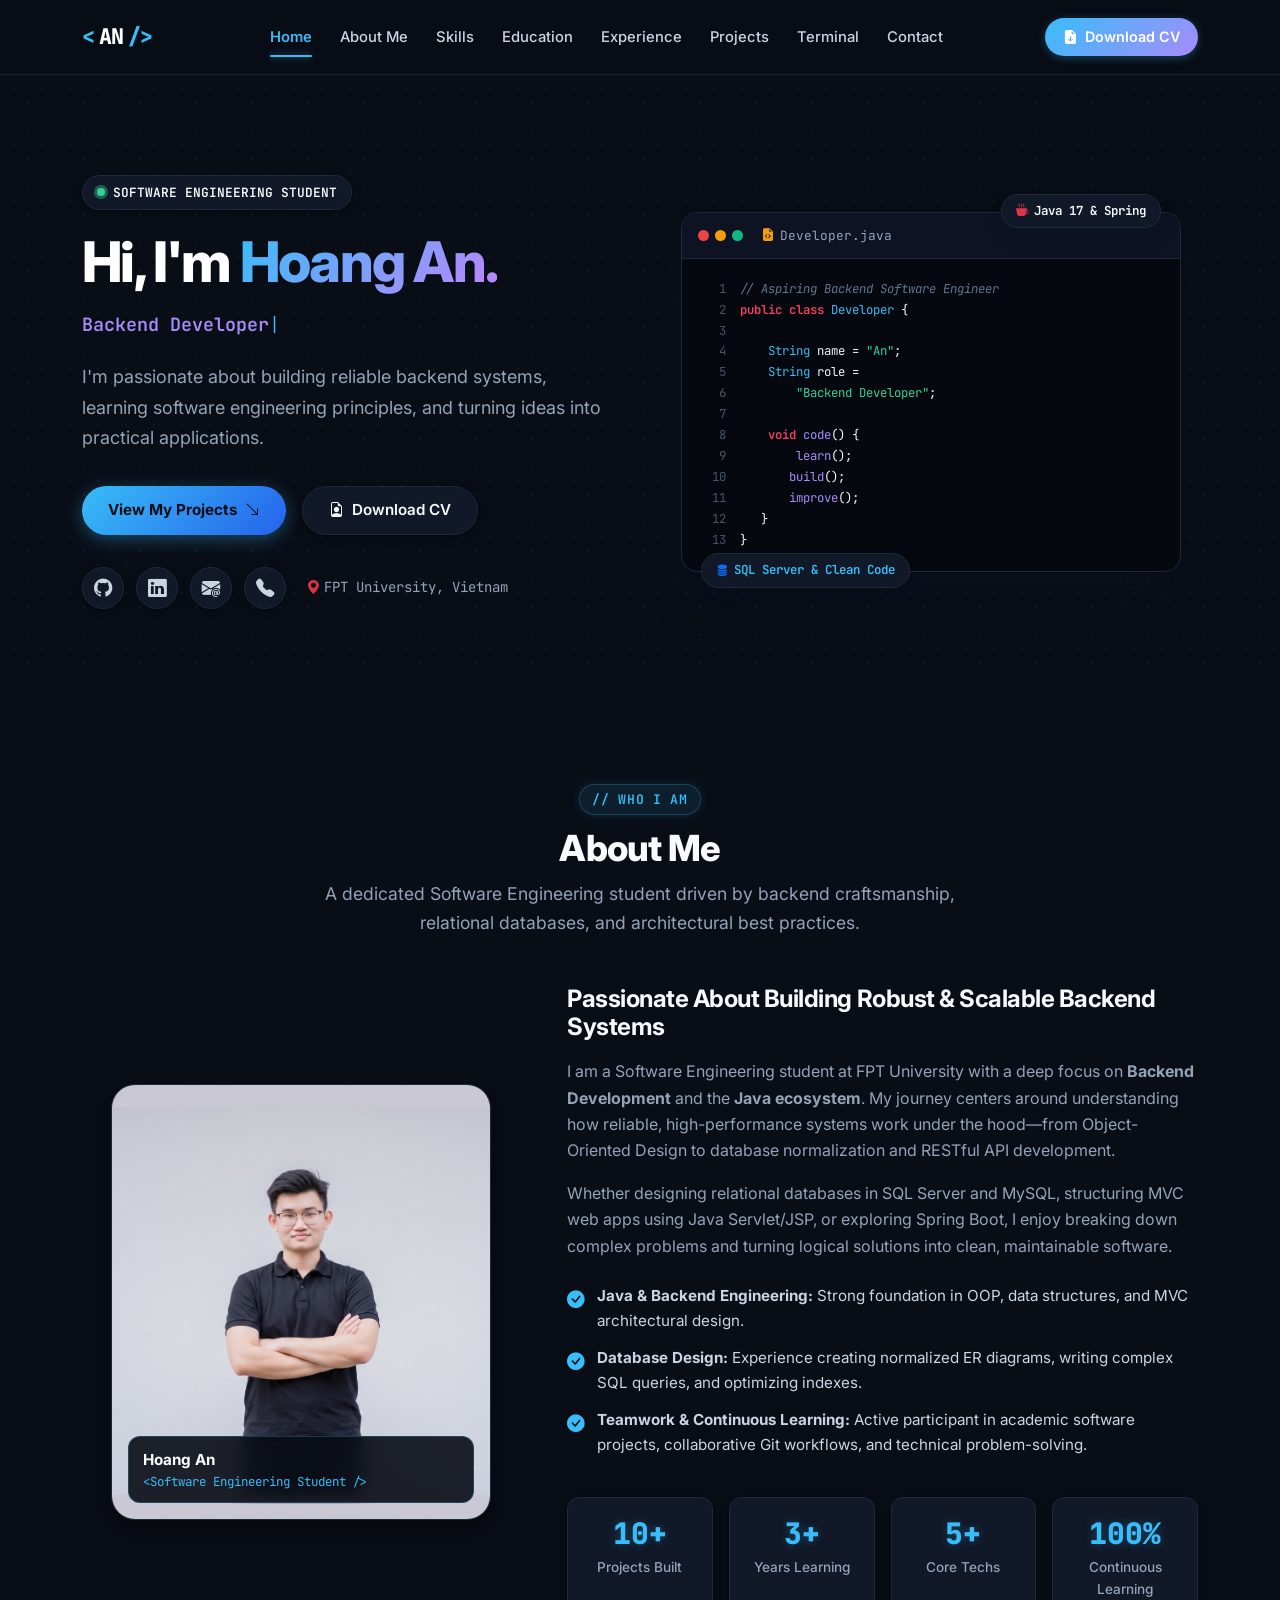
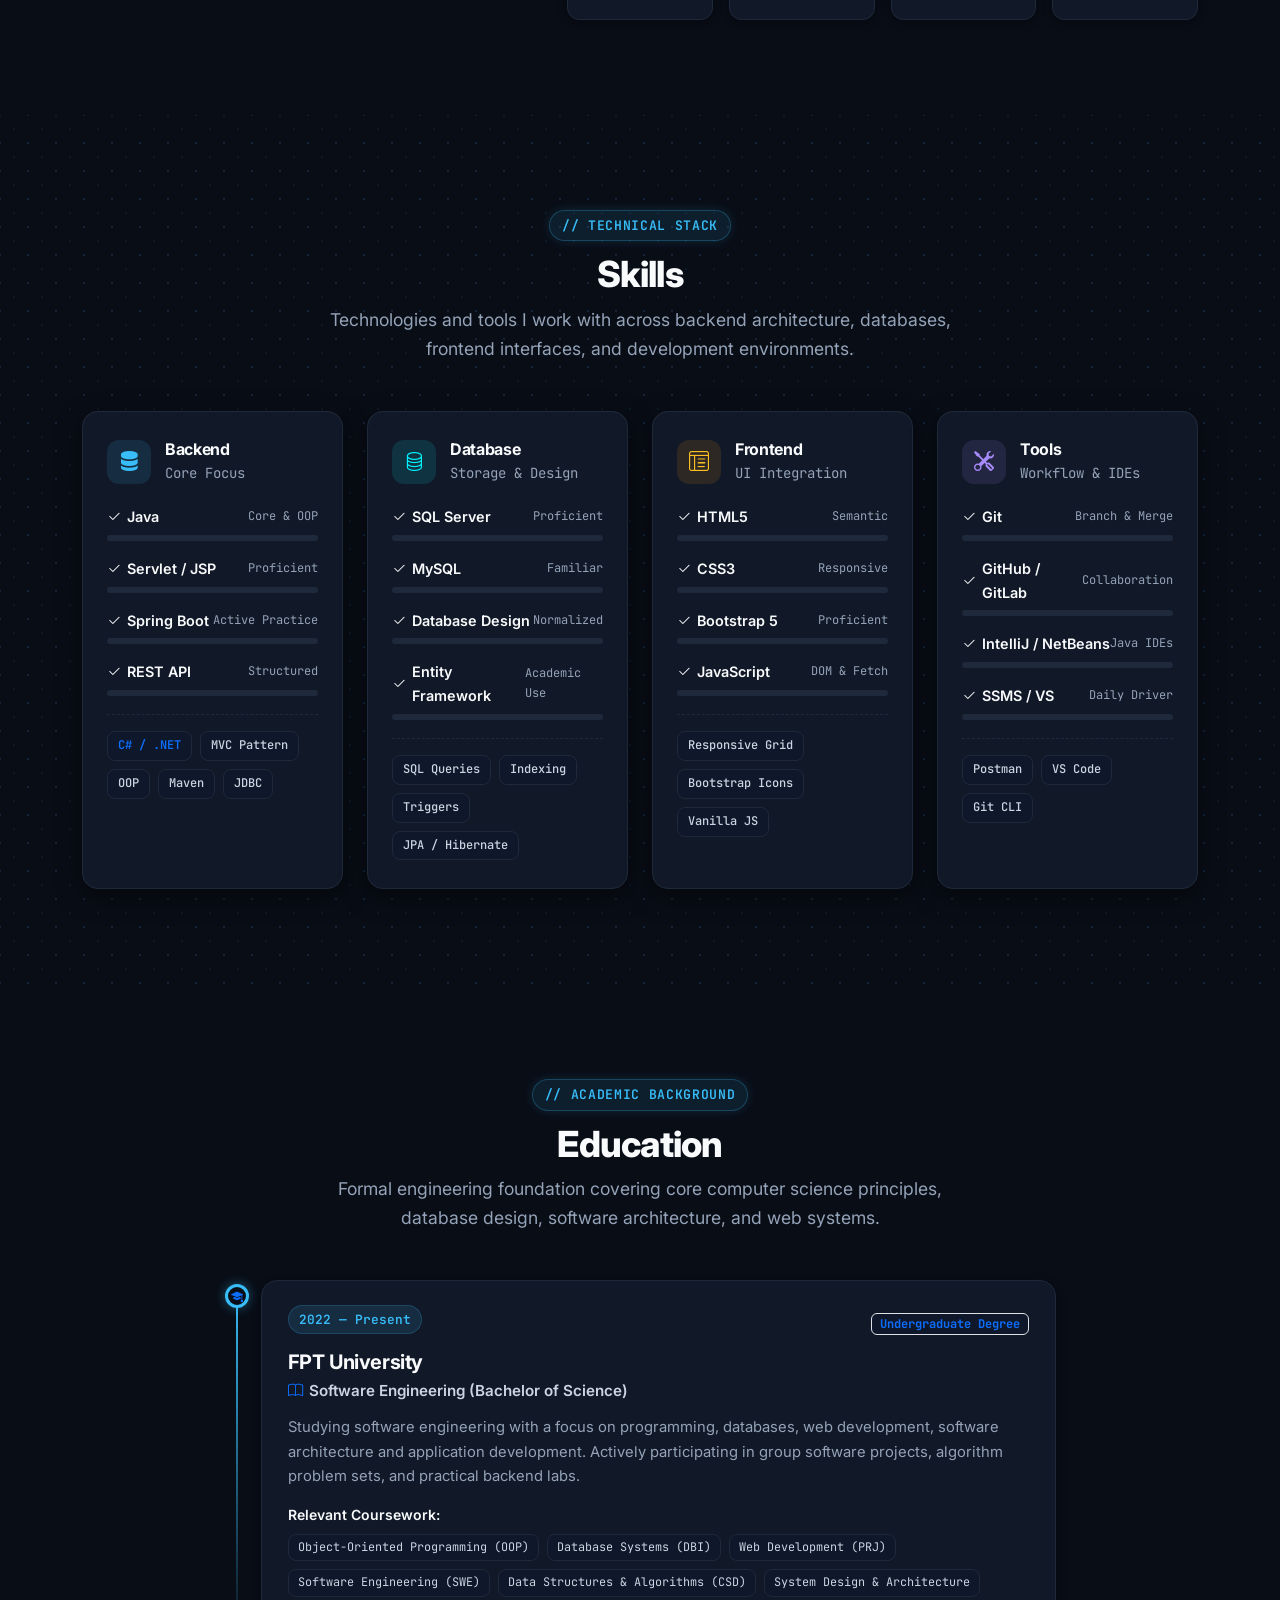
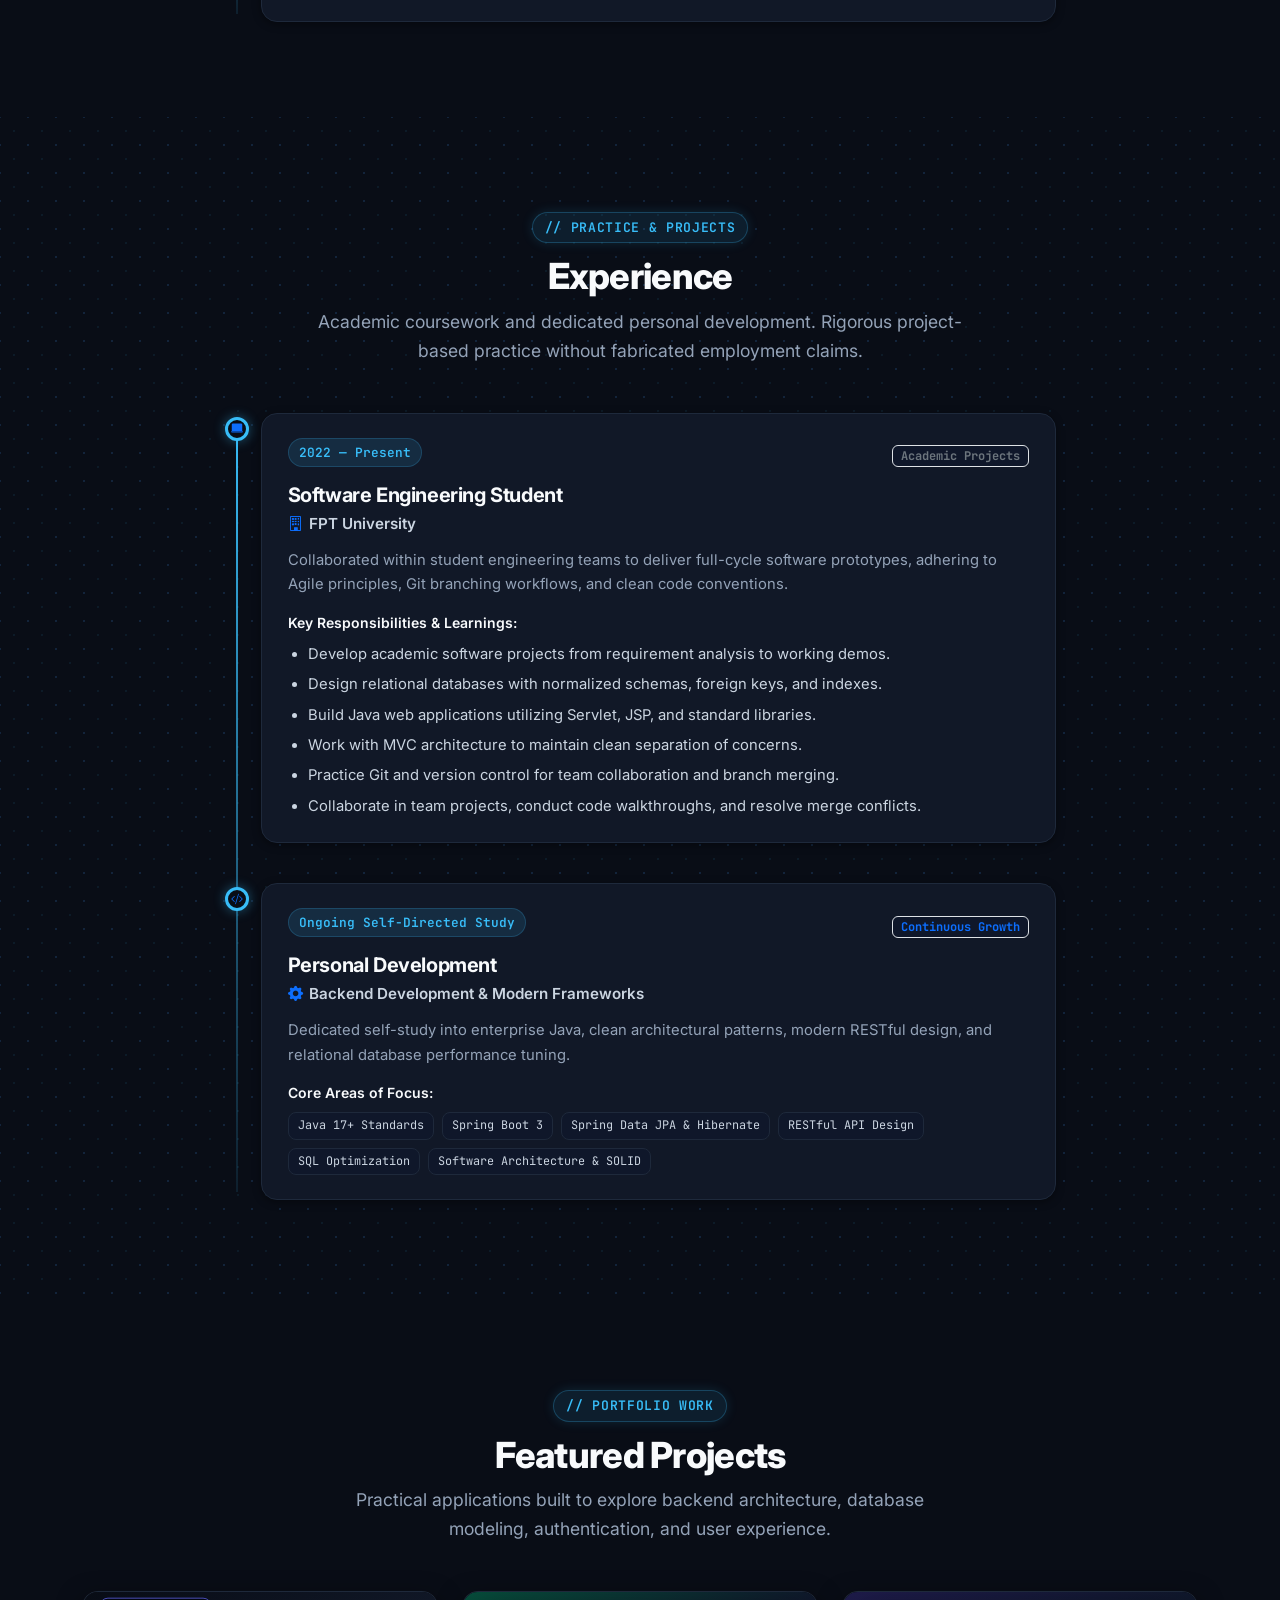
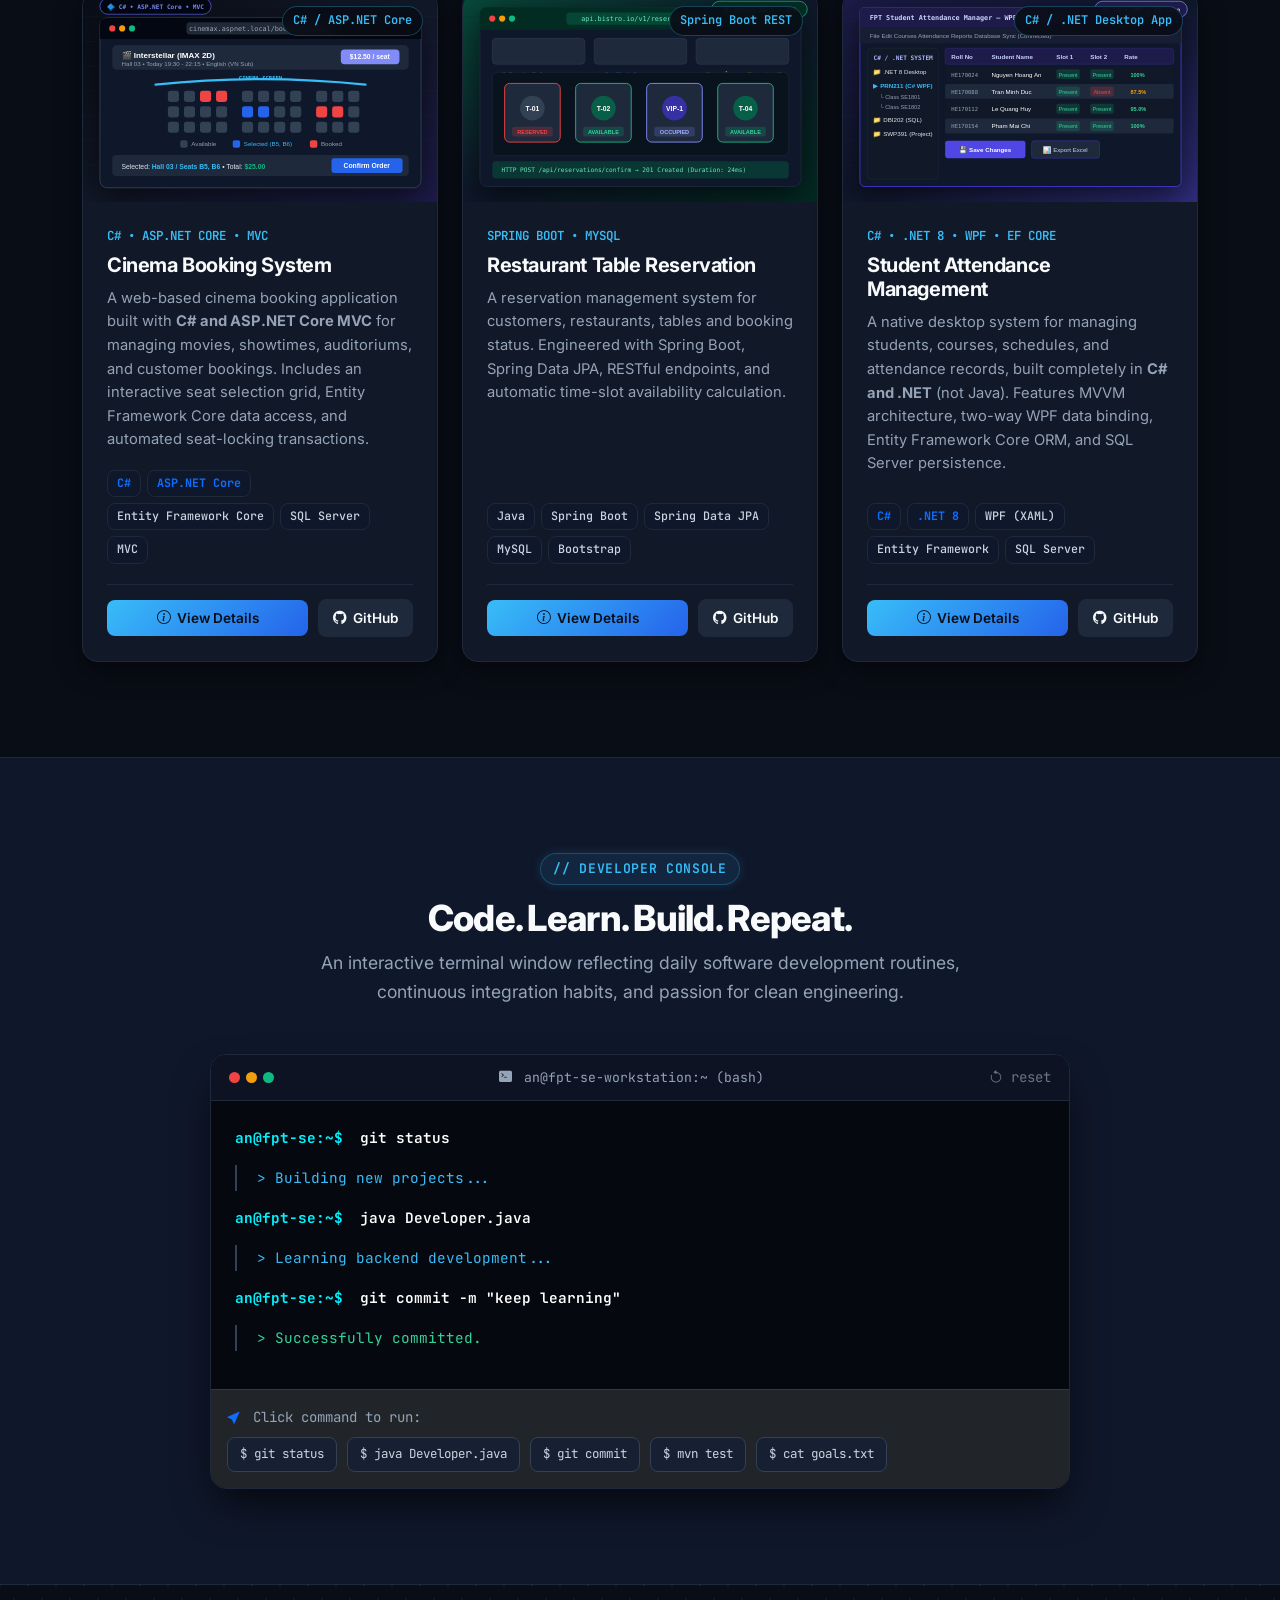
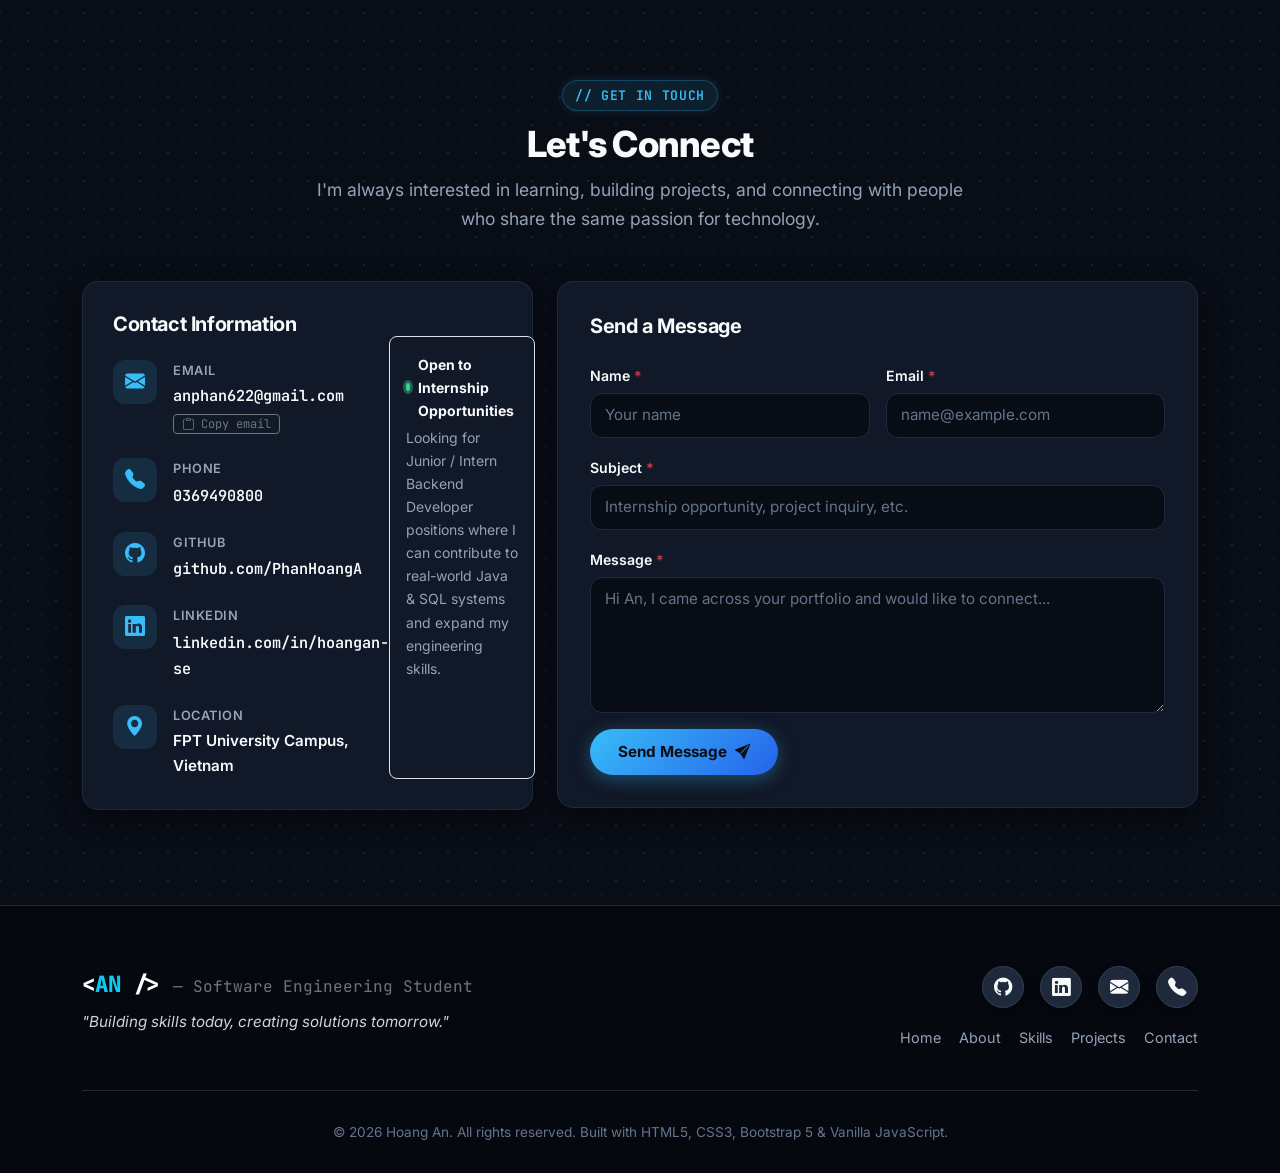
<file: index.html>
<!DOCTYPE html>
<html lang="en">
<head>
  <meta charset="UTF-8">
  <meta name="viewport" content="width=device-width, initial-scale=1.0">
  <title>Hoang An | Software Engineering Student & Junior Backend Developer</title>
  
  <!-- SEO Meta Tags -->
  <meta name="description" content="Portfolio of Hoang An, Software Engineering Student at FPT University & Junior Backend Developer specializing in Java, Spring Boot, SQL Server, and RESTful APIs.">
  <meta name="keywords" content="Hoang An, Software Engineer, Backend Developer, Java Developer, Spring Boot, SQL Server, FPT University, Portfolio">
  <meta name="author" content="Hoang An">
  
  <!-- Favicon -->
  <link rel="icon" type="image/svg+xml" href="assets/images/favicon.svg">

  <!-- Google Fonts: Inter & JetBrains Mono -->
  <link rel="preconnect" href="https://fonts.googleapis.com">
  <link rel="preconnect" href="https://fonts.gstatic.com" crossorigin>
  <link href="https://fonts.googleapis.com/css2?family=Inter:wght@300;400;500;600;700;800&family=JetBrains+Mono:wght@400;500;600;700&display=swap" rel="stylesheet">

  <!-- Bootstrap 5.3.3 CSS -->
  <link href="https://cdn.jsdelivr.net/npm/bootstrap@5.3.3/dist/css/bootstrap.min.css" rel="stylesheet">
  
  <!-- Bootstrap Icons 1.11.3 -->
  <link rel="stylesheet" href="https://cdn.jsdelivr.net/npm/bootstrap-icons@1.11.3/font/bootstrap-icons.min.css">

  <!-- Custom CSS -->
  <link rel="stylesheet" href="css/style.css">
</head>
<body data-bs-spy="scroll" data-bs-target="#mainNavbar" data-bs-offset="100" tabindex="0">

  <!-- =========================================================================
       1. NAVBAR
       ========================================================================= -->
  <nav id="mainNavbar" class="navbar navbar-expand-lg custom-navbar">
    <div class="container">
      <!-- Logo: <AN /> -->
      <a class="navbar-brand brand-logo" href="#home" id="nav-brand-logo">
        <span class="logo-bracket">&lt;</span><span class="logo-text">AN</span> <span class="logo-bracket">/&gt;</span>
      </a>

      <!-- Mobile Toggler -->
      <button class="navbar-toggler custom-toggler" type="button" data-bs-toggle="collapse" data-bs-target="#navbarContent" aria-controls="navbarContent" aria-expanded="false" aria-label="Toggle navigation">
        <i class="bi bi-list fs-4"></i>
      </button>

      <!-- Navigation Links -->
      <div class="collapse navbar-collapse" id="navbarContent">
        <ul class="navbar-nav mx-auto mb-2 mb-lg-0">
          <li class="nav-item">
            <a class="nav-link active" href="#home">Home</a>
          </li>
          <li class="nav-item">
            <a class="nav-link" href="#about">About Me</a>
          </li>
          <li class="nav-item">
            <a class="nav-link" href="#skills">Skills</a>
          </li>
          <li class="nav-item">
            <a class="nav-link" href="#education">Education</a>
          </li>
          <li class="nav-item">
            <a class="nav-link" href="#experience">Experience</a>
          </li>
          <li class="nav-item">
            <a class="nav-link" href="#projects">Projects</a>
          </li>
          <li class="nav-item">
            <a class="nav-link" href="#terminal">Terminal</a>
          </li>
          <li class="nav-item">
            <a class="nav-link" href="#contact">Contact</a>
          </li>
        </ul>

        <!-- Download CV Button -->
        <div class="d-flex align-items-center">
          <a href="#contact" class="btn btn-nav-cv" id="navDownloadCvBtn">
            <i class="bi bi-file-earmark-arrow-down-fill"></i>
            <span>Download CV</span>
          </a>
        </div>
      </div>
    </div>
  </nav>

  <!-- =========================================================================
       2. HERO SECTION
       ========================================================================= -->
  <section id="home" class="hero-section tech-grid-bg">
    <div class="container">
      <div class="row align-items-center g-5">
        
        <!-- Left Column: Introduction & Action Buttons -->
        <div class="col-lg-6">
          <div class="status-pill">
            <span class="status-dot"></span>
            <span>SOFTWARE ENGINEERING STUDENT</span>
          </div>

          <h1 class="hero-title">
            Hi, I'm <span class="hero-name-accent">Hoang An.</span>
          </h1>

          <div class="hero-subtitle-container">
            <span class="hero-subtitle">
              <span id="typewriter-text">Backend Developer</span><span class="typing-cursor">|</span>
            </span>
          </div>

          <p class="hero-intro">
            I'm passionate about building reliable backend systems, learning software engineering principles, and turning ideas into practical applications.
          </p>

          <!-- Buttons: View Projects & Download CV -->
          <div class="d-flex flex-wrap gap-3 hero-cta-group">
            <a href="#projects" class="btn btn-custom-primary" id="heroViewProjectsBtn">
              <span>View My Projects</span>
              <i class="bi bi-arrow-down-right"></i>
            </a>
            <a href="#contact" class="btn btn-custom-outline" id="heroDownloadCvBtn">
              <i class="bi bi-file-earmark-person"></i>
              <span>Download CV</span>
            </a>
          </div>

          <!-- Social Links -->
          <div class="hero-socials">
            <a href="https://github.com/PhanHoangA" target="_blank" rel="noopener noreferrer" class="social-pill" data-bs-toggle="tooltip" data-bs-placement="top" title="GitHub /PhanHoangA" aria-label="GitHub Profile">
              <i class="bi bi-github"></i>
            </a>
            <a href="https://linkedin.com" target="_blank" rel="noopener noreferrer" class="social-pill" data-bs-toggle="tooltip" data-bs-placement="top" title="LinkedIn Profile" aria-label="LinkedIn Profile">
              <i class="bi bi-linkedin"></i>
            </a>
            <a href="mailto:anphan622@gmail.com" class="social-pill" data-bs-toggle="tooltip" data-bs-placement="top" title="Email: anphan622@gmail.com" aria-label="Send an Email">
              <i class="bi bi-envelope-at-fill"></i>
            </a>
            <a href="tel:0369490800" class="social-pill" data-bs-toggle="tooltip" data-bs-placement="top" title="Phone: 0369490800" aria-label="Call Phone">
              <i class="bi bi-telephone-fill"></i>
            </a>
            <span class="ms-2 text-muted small font-mono d-none d-sm-inline-flex align-items-center gap-1">
              <i class="bi bi-geo-alt-fill text-danger"></i> FPT University, Vietnam
            </span>
          </div>
        </div>

        <!-- Right Column: Developer-themed Visual Card -->
        <div class="col-lg-6">
          <div class="developer-card-wrapper">
            
            <!-- Floating Tech Badges -->
            <div class="floating-chip chip-1">
              <i class="bi bi-cup-hot-fill text-danger"></i>
              <span>Java 17 &amp; Spring</span>
            </div>
            <div class="floating-chip chip-2">
              <i class="bi bi-database-fill text-primary"></i>
              <span>SQL Server &amp; Clean Code</span>
            </div>

            <!-- Code Window Card -->
            <div class="developer-card">
              <!-- Window Header -->
              <div class="terminal-header">
                <div class="window-dots">
                  <span class="window-dot dot-red"></span>
                  <span class="window-dot dot-yellow"></span>
                  <span class="window-dot dot-green"></span>
                </div>
                <div class="tab-title">
                  <i class="bi bi-file-earmark-code-fill tab-icon"></i>
                  <span>Developer.java</span>
                </div>
              </div>

              <!-- Code Content -->
              <div class="code-editor-body">
                <pre><code><span class="line-num">1</span><span class="syn-comment">// Aspiring Backend Software Engineer</span>
<span class="line-num">2</span><span class="syn-kw">public class</span> <span class="syn-type">Developer</span> {
<span class="line-num">3</span>
<span class="line-num">4</span>    <span class="syn-type">String</span> <span class="syn-var">name</span> = <span class="syn-str">"An"</span>;
<span class="line-num">5</span>    <span class="syn-type">String</span> <span class="syn-var">role</span> = 
<span class="line-num">6</span>        <span class="syn-str">"Backend Developer"</span>;
<span class="line-num">7</span>
<span class="line-num">8</span>    <span class="syn-kw">void</span> <span class="syn-fn">code</span>() {
<span class="line-num">9</span>        <span class="syn-fn">learn</span>();
<span class="line-num">10</span>       <span class="syn-fn">build</span>();
<span class="line-num">11</span>       <span class="syn-fn">improve</span>();
<span class="line-num">12</span>   }
<span class="line-num">13</span>}</code></pre>
              </div>
            </div>

          </div>
        </div>

      </div>
    </div>
  </section>

  <!-- =========================================================================
       3. ABOUT ME
       ========================================================================= -->
  <section id="about" class="section-padding bg-white">
    <div class="container">
      
      <!-- Section Heading -->
      <div class="text-center mb-5">
        <span class="section-tag">// WHO I AM</span>
        <h2 class="section-title">About Me</h2>
        <p class="section-subtitle mx-auto">
          A dedicated Software Engineering student driven by backend craftsmanship, relational databases, and architectural best practices.
        </p>
      </div>

      <div class="row align-items-center g-5">
        
        <!-- Left: Profile Image Container -->
        <div class="col-lg-5">
          <div class="profile-card-container">
            <div class="profile-card">
              <div class="profile-img-wrap">
                <img src="assets/images/profile.png" alt="Hoang An - Software Engineering Student" class="profile-img">
              </div>
              <div class="profile-corner-badge">
                <div class="name">Hoang An</div>
                <div class="role">&lt;Software Engineering Student /&gt;</div>
              </div>
            </div>
          </div>
        </div>

        <!-- Right: Professional Introduction & Statistics -->
        <div class="col-lg-7">
          <h3 class="h4 fw-bold mb-3 text-dark">
            Passionate About Building Robust &amp; Scalable Backend Systems
          </h3>
          <p class="text-muted">
            I am a Software Engineering student at FPT University with a deep focus on <strong>Backend Development</strong> and the <strong>Java ecosystem</strong>. My journey centers around understanding how reliable, high-performance systems work under the hood—from Object-Oriented Design to database normalization and RESTful API development.
          </p>
          <p class="text-muted">
            Whether designing relational databases in SQL Server and MySQL, structuring MVC web apps using Java Servlet/JSP, or exploring Spring Boot, I enjoy breaking down complex problems and turning logical solutions into clean, maintainable software.
          </p>

          <!-- Highlights List -->
          <ul class="about-features-list">
            <li>
              <i class="bi bi-check-circle-fill"></i>
              <span><strong>Java &amp; Backend Engineering:</strong> Strong foundation in OOP, data structures, and MVC architectural design.</span>
            </li>
            <li>
              <i class="bi bi-check-circle-fill"></i>
              <span><strong>Database Design:</strong> Experience creating normalized ER diagrams, writing complex SQL queries, and optimizing indexes.</span>
            </li>
            <li>
              <i class="bi bi-check-circle-fill"></i>
              <span><strong>Teamwork &amp; Continuous Learning:</strong> Active participant in academic software projects, collaborative Git workflows, and technical problem-solving.</span>
            </li>
          </ul>

          <!-- Statistics Cards Grid -->
          <div class="row g-3 mt-2">
            <div class="col-6 col-sm-3">
              <div class="stat-card text-center">
                <div class="stat-num">10+</div>
                <div class="stat-label">Projects Built</div>
              </div>
            </div>
            <div class="col-6 col-sm-3">
              <div class="stat-card text-center">
                <div class="stat-num">3+</div>
                <div class="stat-label">Years Learning</div>
              </div>
            </div>
            <div class="col-6 col-sm-3">
              <div class="stat-card text-center">
                <div class="stat-num">5+</div>
                <div class="stat-label">Core Techs</div>
              </div>
            </div>
            <div class="col-6 col-sm-3">
              <div class="stat-card text-center">
                <div class="stat-num">100%</div>
                <div class="stat-label">Continuous Learning</div>
              </div>
            </div>
          </div>

        </div>

      </div>
    </div>
  </section>

  <!-- =========================================================================
       4. SKILLS
       ========================================================================= -->
  <section id="skills" class="section-padding bg-light tech-grid-bg">
    <div class="container">
      
      <!-- Section Heading -->
      <div class="text-center mb-5">
        <span class="section-tag">// TECHNICAL STACK</span>
        <h2 class="section-title">Skills</h2>
        <p class="section-subtitle mx-auto">
          Technologies and tools I work with across backend architecture, databases, frontend interfaces, and development environments.
        </p>
      </div>

      <div class="row g-4">
        
        <!-- CATEGORY 1: Backend -->
        <div class="col-md-6 col-lg-3">
          <div class="skill-category-card">
            <div class="skill-header">
              <div class="skill-icon-box skill-icon-backend">
                <i class="bi bi-server"></i>
              </div>
              <div>
                <h3 class="h6 fw-bold mb-0 text-dark">Backend</h3>
                <small class="text-muted font-mono">Core Focus</small>
              </div>
            </div>

            <!-- Skill Items with Progress -->
            <div class="skill-item">
              <div class="skill-info">
                <span class="skill-name"><i class="bi bi-check2"></i> Java</span>
                <span class="skill-level-text">Core &amp; OOP</span>
              </div>
              <div class="custom-progress">
                <div class="custom-progress-bar" style="width: 85%"></div>
              </div>
            </div>

            <div class="skill-item">
              <div class="skill-info">
                <span class="skill-name"><i class="bi bi-check2"></i> Servlet / JSP</span>
                <span class="skill-level-text">Proficient</span>
              </div>
              <div class="custom-progress">
                <div class="custom-progress-bar" style="width: 80%"></div>
              </div>
            </div>

            <div class="skill-item">
              <div class="skill-info">
                <span class="skill-name"><i class="bi bi-check2"></i> Spring Boot</span>
                <span class="skill-level-text">Active Practice</span>
              </div>
              <div class="custom-progress">
                <div class="custom-progress-bar" style="width: 72%"></div>
              </div>
            </div>

            <div class="skill-item">
              <div class="skill-info">
                <span class="skill-name"><i class="bi bi-check2"></i> REST API</span>
                <span class="skill-level-text">Structured</span>
              </div>
              <div class="custom-progress">
                <div class="custom-progress-bar" style="width: 78%"></div>
              </div>
            </div>

            <!-- Technology Badges -->
            <div class="skill-badges-group">
              <span class="skill-badge text-primary fw-semibold">C# / .NET</span>
              <span class="skill-badge">MVC Pattern</span>
              <span class="skill-badge">OOP</span>
              <span class="skill-badge">Maven</span>
              <span class="skill-badge">JDBC</span>
            </div>
          </div>
        </div>

        <!-- CATEGORY 2: Database -->
        <div class="col-md-6 col-lg-3">
          <div class="skill-category-card">
            <div class="skill-header">
              <div class="skill-icon-box skill-icon-db">
                <i class="bi bi-database"></i>
              </div>
              <div>
                <h3 class="h6 fw-bold mb-0 text-dark">Database</h3>
                <small class="text-muted font-mono">Storage &amp; Design</small>
              </div>
            </div>

            <div class="skill-item">
              <div class="skill-info">
                <span class="skill-name"><i class="bi bi-check2"></i> SQL Server</span>
                <span class="skill-level-text">Proficient</span>
              </div>
              <div class="custom-progress">
                <div class="custom-progress-bar" style="width: 82%"></div>
              </div>
            </div>

            <div class="skill-item">
              <div class="skill-info">
                <span class="skill-name"><i class="bi bi-check2"></i> MySQL</span>
                <span class="skill-level-text">Familiar</span>
              </div>
              <div class="custom-progress">
                <div class="custom-progress-bar" style="width: 75%"></div>
              </div>
            </div>

            <div class="skill-item">
              <div class="skill-info">
                <span class="skill-name"><i class="bi bi-check2"></i> Database Design</span>
                <span class="skill-level-text">Normalized</span>
              </div>
              <div class="custom-progress">
                <div class="custom-progress-bar" style="width: 80%"></div>
              </div>
            </div>

            <div class="skill-item">
              <div class="skill-info">
                <span class="skill-name"><i class="bi bi-check2"></i> Entity Framework</span>
                <span class="skill-level-text">Academic Use</span>
              </div>
              <div class="custom-progress">
                <div class="custom-progress-bar" style="width: 70%"></div>
              </div>
            </div>

            <div class="skill-badges-group">
              <span class="skill-badge">SQL Queries</span>
              <span class="skill-badge">Indexing</span>
              <span class="skill-badge">Triggers</span>
              <span class="skill-badge">JPA / Hibernate</span>
            </div>
          </div>
        </div>

        <!-- CATEGORY 3: Frontend -->
        <div class="col-md-6 col-lg-3">
          <div class="skill-category-card">
            <div class="skill-header">
              <div class="skill-icon-box skill-icon-frontend">
                <i class="bi bi-layout-text-window-reverse"></i>
              </div>
              <div>
                <h3 class="h6 fw-bold mb-0 text-dark">Frontend</h3>
                <small class="text-muted font-mono">UI Integration</small>
              </div>
            </div>

            <div class="skill-item">
              <div class="skill-info">
                <span class="skill-name"><i class="bi bi-check2"></i> HTML5</span>
                <span class="skill-level-text">Semantic</span>
              </div>
              <div class="custom-progress">
                <div class="custom-progress-bar" style="width: 85%"></div>
              </div>
            </div>

            <div class="skill-item">
              <div class="skill-info">
                <span class="skill-name"><i class="bi bi-check2"></i> CSS3</span>
                <span class="skill-level-text">Responsive</span>
              </div>
              <div class="custom-progress">
                <div class="custom-progress-bar" style="width: 80%"></div>
              </div>
            </div>

            <div class="skill-item">
              <div class="skill-info">
                <span class="skill-name"><i class="bi bi-check2"></i> Bootstrap 5</span>
                <span class="skill-level-text">Proficient</span>
              </div>
              <div class="custom-progress">
                <div class="custom-progress-bar" style="width: 85%"></div>
              </div>
            </div>

            <div class="skill-item">
              <div class="skill-info">
                <span class="skill-name"><i class="bi bi-check2"></i> JavaScript</span>
                <span class="skill-level-text">DOM &amp; Fetch</span>
              </div>
              <div class="custom-progress">
                <div class="custom-progress-bar" style="width: 72%"></div>
              </div>
            </div>

            <div class="skill-badges-group">
              <span class="skill-badge">Responsive Grid</span>
              <span class="skill-badge">Bootstrap Icons</span>
              <span class="skill-badge">Vanilla JS</span>
            </div>
          </div>
        </div>

        <!-- CATEGORY 4: Tools -->
        <div class="col-md-6 col-lg-3">
          <div class="skill-category-card">
            <div class="skill-header">
              <div class="skill-icon-box skill-icon-tools">
                <i class="bi bi-tools"></i>
              </div>
              <div>
                <h3 class="h6 fw-bold mb-0 text-dark">Tools</h3>
                <small class="text-muted font-mono">Workflow &amp; IDEs</small>
              </div>
            </div>

            <div class="skill-item">
              <div class="skill-info">
                <span class="skill-name"><i class="bi bi-check2"></i> Git</span>
                <span class="skill-level-text">Branch &amp; Merge</span>
              </div>
              <div class="custom-progress">
                <div class="custom-progress-bar" style="width: 80%"></div>
              </div>
            </div>

            <div class="skill-item">
              <div class="skill-info">
                <span class="skill-name"><i class="bi bi-check2"></i> GitHub / GitLab</span>
                <span class="skill-level-text">Collaboration</span>
              </div>
              <div class="custom-progress">
                <div class="custom-progress-bar" style="width: 82%"></div>
              </div>
            </div>

            <div class="skill-item">
              <div class="skill-info">
                <span class="skill-name"><i class="bi bi-check2"></i> IntelliJ / NetBeans</span>
                <span class="skill-level-text">Java IDEs</span>
              </div>
              <div class="custom-progress">
                <div class="custom-progress-bar" style="width: 88%"></div>
              </div>
            </div>

            <div class="skill-item">
              <div class="skill-info">
                <span class="skill-name"><i class="bi bi-check2"></i> SSMS / VS</span>
                <span class="skill-level-text">Daily Driver</span>
              </div>
              <div class="custom-progress">
                <div class="custom-progress-bar" style="width: 84%"></div>
              </div>
            </div>

            <div class="skill-badges-group">
              <span class="skill-badge">Postman</span>
              <span class="skill-badge">VS Code</span>
              <span class="skill-badge">Git CLI</span>
            </div>
          </div>
        </div>

      </div>
    </div>
  </section>

  <!-- =========================================================================
       5. EDUCATION
       ========================================================================= -->
  <section id="education" class="section-padding bg-white">
    <div class="container">
      
      <!-- Section Heading -->
      <div class="text-center mb-5">
        <span class="section-tag">// ACADEMIC BACKGROUND</span>
        <h2 class="section-title">Education</h2>
        <p class="section-subtitle mx-auto">
          Formal engineering foundation covering core computer science principles, database design, software architecture, and web systems.
        </p>
      </div>

      <div class="row justify-content-center">
        <div class="col-lg-9">
          
          <div class="timeline">
            <!-- Timeline Item: FPT University -->
            <div class="timeline-item">
              <div class="timeline-dot">
                <i class="bi bi-mortarboard-fill text-primary" style="font-size: 0.75rem;"></i>
              </div>

              <div class="timeline-card">
                <div class="d-flex flex-wrap justify-content-between align-items-center gap-2 mb-2">
                  <span class="timeline-period">2022 — Present</span>
                  <span class="badge bg-light text-primary border font-mono">Undergraduate Degree</span>
                </div>

                <h3 class="timeline-title">FPT University</h3>
                <div class="timeline-subtitle">
                  <i class="bi bi-book text-primary"></i>
                  <span>Software Engineering (Bachelor of Science)</span>
                </div>

                <p class="timeline-desc">
                  Studying software engineering with a focus on programming, databases, web development, software architecture and application development. Actively participating in group software projects, algorithm problem sets, and practical backend labs.
                </p>

                <!-- Relevant Subjects Pills -->
                <div class="mb-2 fw-semibold text-dark small">Relevant Coursework:</div>
                <div class="timeline-tags">
                  <span class="timeline-tag">Object-Oriented Programming (OOP)</span>
                  <span class="timeline-tag">Database Systems (DBI)</span>
                  <span class="timeline-tag">Web Development (PRJ)</span>
                  <span class="timeline-tag">Software Engineering (SWE)</span>
                  <span class="timeline-tag">Data Structures &amp; Algorithms (CSD)</span>
                  <span class="timeline-tag">System Design &amp; Architecture</span>
                </div>
              </div>
            </div>
          </div>

        </div>
      </div>

    </div>
  </section>

  <!-- =========================================================================
       6. EXPERIENCE (Academic & Project Experience)
       ========================================================================= -->
  <section id="experience" class="section-padding bg-light tech-grid-bg">
    <div class="container">
      
      <!-- Section Heading -->
      <div class="text-center mb-5">
        <span class="section-tag">// PRACTICE &amp; PROJECTS</span>
        <h2 class="section-title">Experience</h2>
        <p class="section-subtitle mx-auto">
          Academic coursework and dedicated personal development. Rigorous project-based practice without fabricated employment claims.
        </p>
      </div>

      <div class="row justify-content-center">
        <div class="col-lg-9">
          
          <div class="timeline">
            
            <!-- Item 1: Software Engineering Student -->
            <div class="timeline-item">
              <div class="timeline-dot">
                <i class="bi bi-laptop-fill text-primary" style="font-size: 0.75rem;"></i>
              </div>

              <div class="timeline-card">
                <div class="d-flex flex-wrap justify-content-between align-items-center gap-2 mb-2">
                  <span class="timeline-period">2022 — Present</span>
                  <span class="badge bg-light text-secondary border font-mono">Academic Projects</span>
                </div>

                <h3 class="timeline-title">Software Engineering Student</h3>
                <div class="timeline-subtitle">
                  <i class="bi bi-building text-primary"></i>
                  <span>FPT University</span>
                </div>

                <p class="timeline-desc">
                  Collaborated within student engineering teams to deliver full-cycle software prototypes, adhering to Agile principles, Git branching workflows, and clean code conventions.
                </p>

                <div class="mb-2 fw-semibold text-dark small">Key Responsibilities &amp; Learnings:</div>
                <ul class="timeline-bullet-list">
                  <li>Develop academic software projects from requirement analysis to working demos.</li>
                  <li>Design relational databases with normalized schemas, foreign keys, and indexes.</li>
                  <li>Build Java web applications utilizing Servlet, JSP, and standard libraries.</li>
                  <li>Work with MVC architecture to maintain clean separation of concerns.</li>
                  <li>Practice Git and version control for team collaboration and branch merging.</li>
                  <li>Collaborate in team projects, conduct code walkthroughs, and resolve merge conflicts.</li>
                </ul>
              </div>
            </div>

            <!-- Item 2: Personal Development & Self-Study -->
            <div class="timeline-item">
              <div class="timeline-dot">
                <i class="bi bi-code-slash text-primary" style="font-size: 0.75rem;"></i>
              </div>

              <div class="timeline-card">
                <div class="d-flex flex-wrap justify-content-between align-items-center gap-2 mb-2">
                  <span class="timeline-period">Ongoing Self-Directed Study</span>
                  <span class="badge bg-light text-primary border font-mono">Continuous Growth</span>
                </div>

                <h3 class="timeline-title">Personal Development</h3>
                <div class="timeline-subtitle">
                  <i class="bi bi-gear-fill text-primary"></i>
                  <span>Backend Development &amp; Modern Frameworks</span>
                </div>

                <p class="timeline-desc">
                  Dedicated self-study into enterprise Java, clean architectural patterns, modern RESTful design, and relational database performance tuning.
                </p>

                <div class="mb-2 fw-semibold text-dark small">Core Areas of Focus:</div>
                <div class="timeline-tags">
                  <span class="timeline-tag">Java 17+ Standards</span>
                  <span class="timeline-tag">Spring Boot 3</span>
                  <span class="timeline-tag">Spring Data JPA &amp; Hibernate</span>
                  <span class="timeline-tag">RESTful API Design</span>
                  <span class="timeline-tag">SQL Optimization</span>
                  <span class="timeline-tag">Software Architecture &amp; SOLID</span>
                </div>
              </div>
            </div>

          </div>

        </div>
      </div>

    </div>
  </section>

  <!-- =========================================================================
       7. PROJECTS
       ========================================================================= -->
  <section id="projects" class="section-padding bg-white">
    <div class="container">
      
      <!-- Section Heading -->
      <div class="text-center mb-5">
        <span class="section-tag">// PORTFOLIO WORK</span>
        <h2 class="section-title">Featured Projects</h2>
        <p class="section-subtitle mx-auto">
          Practical applications built to explore backend architecture, database modeling, authentication, and user experience.
        </p>
      </div>

      <div class="row g-4">
        
        <!-- PROJECT 1: Cinema Booking System -->
        <div class="col-md-6 col-lg-4">
          <div class="project-card">
            <div class="project-img-container">
              <img src="assets/images/project-cinema.svg" alt="Cinema Booking System Mockup" class="project-img">
              <span class="project-badge-overlay">C# / ASP.NET Core</span>
            </div>

            <div class="project-body">
              <div class="project-category">C# • ASP.NET Core • MVC</div>
              <h3 class="project-title">Cinema Booking System</h3>
              <p class="project-desc">
                A web-based cinema booking application built with <strong>C# and ASP.NET Core MVC</strong> for managing movies, showtimes, auditoriums, and customer bookings. Includes an interactive seat selection grid, Entity Framework Core data access, and automated seat-locking transactions.
              </p>

              <!-- Technologies -->
              <div class="project-tech-stack">
                <span class="tech-tag text-primary fw-bold">C#</span>
                <span class="tech-tag text-primary fw-bold">ASP.NET Core</span>
                <span class="tech-tag">Entity Framework Core</span>
                <span class="tech-tag">SQL Server</span>
                <span class="tech-tag">MVC</span>
              </div>

              <!-- Action Buttons -->
              <div class="project-footer">
                <button type="button" class="btn btn-project-view" data-bs-toggle="modal" data-bs-target="#projectModal2">
                  <i class="bi bi-info-circle"></i>
                  <span>View Details</span>
                </button>
                <a href="https://github.com/PhanHoangA" target="_blank" rel="noopener noreferrer" class="btn btn-project-code" aria-label="GitHub Repository for Cinema Booking">
                  <i class="bi bi-github"></i>
                  <span>GitHub</span>
                </a>
              </div>
            </div>
          </div>
        </div>

        <!-- PROJECT 2: Restaurant Table Reservation -->
        <div class="col-md-6 col-lg-4">
          <div class="project-card">
            <div class="project-img-container">
              <img src="assets/images/project-restaurant.svg" alt="Restaurant Table Reservation Mockup" class="project-img">
              <span class="project-badge-overlay">Spring Boot REST</span>
            </div>

            <div class="project-body">
              <div class="project-category">Spring Boot • MySQL</div>
              <h3 class="project-title">Restaurant Table Reservation</h3>
              <p class="project-desc">
                A reservation management system for customers, restaurants, tables and booking status. Engineered with Spring Boot, Spring Data JPA, RESTful endpoints, and automatic time-slot availability calculation.
              </p>

              <!-- Technologies -->
              <div class="project-tech-stack">
                <span class="tech-tag">Java</span>
                <span class="tech-tag">Spring Boot</span>
                <span class="tech-tag">Spring Data JPA</span>
                <span class="tech-tag">MySQL</span>
                <span class="tech-tag">Bootstrap</span>
              </div>

              <!-- Action Buttons -->
              <div class="project-footer">
                <button type="button" class="btn btn-project-view" data-bs-toggle="modal" data-bs-target="#projectModal3">
                  <i class="bi bi-info-circle"></i>
                  <span>View Details</span>
                </button>
                <a href="https://github.com/PhanHoangA" target="_blank" rel="noopener noreferrer" class="btn btn-project-code" aria-label="GitHub Repository for Restaurant Reservation">
                  <i class="bi bi-github"></i>
                  <span>GitHub</span>
                </a>
              </div>
            </div>
          </div>
        </div>

        <!-- PROJECT 3: Student Attendance Management -->
        <div class="col-md-6 col-lg-4">
          <div class="project-card">
            <div class="project-img-container">
              <img src="assets/images/project-attendance.svg" alt="Student Attendance Management Mockup" class="project-img">
              <span class="project-badge-overlay">C# / .NET Desktop App</span>
            </div>

            <div class="project-body">
              <div class="project-category">C# • .NET 8 • WPF • EF Core</div>
              <h3 class="project-title">Student Attendance Management</h3>
              <p class="project-desc">
                A native desktop system for managing students, courses, schedules, and attendance records, built completely in <strong>C# and .NET</strong> (not Java). Features MVVM architecture, two-way WPF data binding, Entity Framework Core ORM, and SQL Server persistence.
              </p>

              <!-- Technologies -->
              <div class="project-tech-stack">
                <span class="tech-tag text-primary fw-bold">C#</span>
                <span class="tech-tag text-primary fw-bold">.NET 8</span>
                <span class="tech-tag">WPF (XAML)</span>
                <span class="tech-tag">Entity Framework</span>
                <span class="tech-tag">SQL Server</span>
              </div>

              <!-- Action Buttons -->
              <div class="project-footer">
                <button type="button" class="btn btn-project-view" data-bs-toggle="modal" data-bs-target="#projectModal4">
                  <i class="bi bi-info-circle"></i>
                  <span>View Details</span>
                </button>
                <a href="https://github.com/PhanHoangA" target="_blank" rel="noopener noreferrer" class="btn btn-project-code" aria-label="GitHub Repository for Attendance System">
                  <i class="bi bi-github"></i>
                  <span>GitHub</span>
                </a>
              </div>
            </div>
          </div>
        </div>

      </div>
    </div>
  </section>

  <!-- =========================================================================
       8. GITHUB / CODING SECTION ("Code. Learn. Build. Repeat.")
       ========================================================================= -->
  <section id="terminal" class="section-padding terminal-section">
    <div class="container">
      
      <!-- Section Heading -->
      <div class="text-center mb-5">
        <span class="section-tag">// DEVELOPER CONSOLE</span>
        <h2 class="section-title">Code. Learn. Build. Repeat.</h2>
        <p class="section-subtitle mx-auto">
          An interactive terminal window reflecting daily software development routines, continuous integration habits, and passion for clean engineering.
        </p>
      </div>

      <!-- Terminal Window Component -->
      <div class="terminal-window">
        <!-- Title bar -->
        <div class="terminal-title-bar">
          <div class="window-dots">
            <span class="window-dot dot-red"></span>
            <span class="window-dot dot-yellow"></span>
            <span class="window-dot dot-green"></span>
          </div>
          <div class="terminal-user">
            <i class="bi bi-terminal-fill me-1"></i> an@fpt-se-workstation:~ (bash)
          </div>
          <button id="clearTerminalBtn" class="btn btn-sm text-secondary p-0 border-0 font-mono" title="Reset Terminal">
            <i class="bi bi-arrow-counterclockwise"></i> reset
          </button>
        </div>

        <!-- Terminal Body -->
        <div class="terminal-body" id="terminal-content">
          <div class="cmd-line">
            <span class="cmd-prompt">an@fpt-se:~$</span>
            <span class="cmd-text">git status</span>
          </div>
          <div class="cmd-output info">
            &gt; Building new projects...
          </div>

          <div class="cmd-line">
            <span class="cmd-prompt">an@fpt-se:~$</span>
            <span class="cmd-text">java Developer.java</span>
          </div>
          <div class="cmd-output info">
            &gt; Learning backend development...
          </div>

          <div class="cmd-line">
            <span class="cmd-prompt">an@fpt-se:~$</span>
            <span class="cmd-text">git commit -m "keep learning"</span>
          </div>
          <div class="cmd-output success">
            &gt; Successfully committed.
          </div>
        </div>

        <!-- Interactive Terminal Command Triggers -->
        <div class="p-3 bg-dark border-top border-secondary border-opacity-25">
          <div class="d-flex align-items-center justify-content-between flex-wrap gap-2">
            <span class="text-muted small font-mono">
              <i class="bi bi-cursor-fill me-1 text-primary"></i> Click command to run:
            </span>
            <div class="terminal-actions mt-0 pt-0 border-0">
              <button class="btn-terminal-cmd" data-cmd="git status">$ git status</button>
              <button class="btn-terminal-cmd" data-cmd="java Developer.java">$ java Developer.java</button>
              <button class="btn-terminal-cmd" data-cmd="git commit -m &quot;keep learning&quot;">$ git commit</button>
              <button class="btn-terminal-cmd" data-cmd="mvn test">$ mvn test</button>
              <button class="btn-terminal-cmd" data-cmd="cat goals.txt">$ cat goals.txt</button>
            </div>
          </div>
        </div>

      </div>

    </div>
  </section>

  <!-- =========================================================================
       9. CONTACT SECTION
       ========================================================================= -->
  <section id="contact" class="section-padding bg-light tech-grid-bg">
    <div class="container">
      
      <!-- Section Heading -->
      <div class="text-center mb-5">
        <span class="section-tag">// GET IN TOUCH</span>
        <h2 class="section-title">Let's Connect</h2>
        <p class="section-subtitle mx-auto">
          I'm always interested in learning, building projects, and connecting with people who share the same passion for technology.
        </p>
      </div>

      <div class="row g-4 align-items-stretch">
        
        <!-- Left: Contact Information Cards -->
        <div class="col-lg-5">
          <div class="contact-info-card d-flex flex-direction-column justify-content-between">
            <div>
              <h3 class="h5 fw-bold mb-4 text-dark">Contact Information</h3>

              <!-- Email -->
              <div class="contact-item">
                <div class="contact-icon-box">
                  <i class="bi bi-envelope-fill"></i>
                </div>
                <div>
                  <div class="contact-label">Email</div>
                  <div class="contact-value font-mono">anphan622@gmail.com</div>
                  <button id="copyEmailBtn" class="btn btn-sm btn-outline-secondary mt-1 py-0 px-2 font-mono" style="font-size: 0.75rem;">
                    <i class="bi bi-clipboard"></i> Copy email
                  </button>
                </div>
              </div>

              <!-- Phone -->
              <div class="contact-item">
                <div class="contact-icon-box">
                  <i class="bi bi-telephone-fill"></i>
                </div>
                <div>
                  <div class="contact-label">Phone</div>
                  <a href="tel:0369490800" class="contact-value font-mono">
                    0369490800
                  </a>
                </div>
              </div>

              <!-- GitHub -->
              <div class="contact-item">
                <div class="contact-icon-box">
                  <i class="bi bi-github"></i>
                </div>
                <div>
                  <div class="contact-label">GitHub</div>
                  <a href="https://github.com/PhanHoangA" target="_blank" rel="noopener noreferrer" class="contact-value font-mono">
                    github.com/PhanHoangA
                  </a>
                </div>
              </div>

              <!-- LinkedIn -->
              <div class="contact-item">
                <div class="contact-icon-box">
                  <i class="bi bi-linkedin"></i>
                </div>
                <div>
                  <div class="contact-label">LinkedIn</div>
                  <a href="https://linkedin.com" target="_blank" rel="noopener noreferrer" class="contact-value font-mono">
                    linkedin.com/in/hoangan-se
                  </a>
                </div>
              </div>

              <!-- Location -->
              <div class="contact-item">
                <div class="contact-icon-box">
                  <i class="bi bi-geo-alt-fill"></i>
                </div>
                <div>
                  <div class="contact-label">Location</div>
                  <div class="contact-value">FPT University Campus, Vietnam</div>
                </div>
              </div>
            </div>

            <!-- Internship Availability Box -->
            <div class="p-3 mt-4 rounded-3 border" style="background-color: #111827;">
              <div class="d-flex align-items-center gap-2 mb-1">
                <span class="status-dot"></span>
                <span class="fw-bold text-dark small">Open to Internship Opportunities</span>
              </div>
              <p class="text-muted small mb-0">
                Looking for Junior / Intern Backend Developer positions where I can contribute to real-world Java &amp; SQL systems and expand my engineering skills.
              </p>
            </div>

          </div>
        </div>

        <!-- Right: Contact Form -->
        <div class="col-lg-7">
          <div class="contact-form-card">
            <h3 class="h5 fw-bold mb-4 text-dark">Send a Message</h3>

            <!-- Form Success Notification Banner -->
            <div id="formSuccessAlert" class="alert alert-success d-none mb-4" role="alert">
              <i class="bi bi-check-circle-fill me-2"></i>
              <strong>Thank you!</strong> Your message has been simulated successfully. I will get back to you promptly.
            </div>

            <form id="contactForm" novalidate>
              <div class="row g-3">
                <!-- Name -->
                <div class="col-md-6">
                  <label for="contactName" class="form-label">Name <span class="text-danger">*</span></label>
                  <input type="text" class="form-control" id="contactName" placeholder="Your name" required>
                  <div class="invalid-feedback">Please provide your name.</div>
                </div>

                <!-- Email -->
                <div class="col-md-6">
                  <label for="contactEmail" class="form-label">Email <span class="text-danger">*</span></label>
                  <input type="email" class="form-control" id="contactEmail" placeholder="name@example.com" required>
                  <div class="invalid-feedback">Please provide a valid email address.</div>
                </div>

                <!-- Subject -->
                <div class="col-12">
                  <label for="contactSubject" class="form-label">Subject <span class="text-danger">*</span></label>
                  <input type="text" class="form-control" id="contactSubject" placeholder="Internship opportunity, project inquiry, etc." required>
                  <div class="invalid-feedback">Please enter a subject.</div>
                </div>

                <!-- Message -->
                <div class="col-12">
                  <label for="contactMessage" class="form-label">Message <span class="text-danger">*</span></label>
                  <textarea class="form-control" id="contactMessage" rows="5" placeholder="Hi An, I came across your portfolio and would like to connect..." required></textarea>
                  <div class="invalid-feedback">Please write a message.</div>
                </div>

                <!-- Submit Button -->
                <div class="col-12">
                  <button type="submit" class="btn btn-send-message">
                    <span>Send Message</span>
                    <i class="bi bi-send-fill"></i>
                  </button>
                </div>
              </div>
            </form>
          </div>
        </div>

      </div>
    </div>
  </section>

  <!-- =========================================================================
       10. FOOTER
       ========================================================================= -->
  <footer class="footer-section">
    <div class="container">
      <div class="row gy-4 align-items-center">
        
        <!-- Left: Logo & Motto -->
        <div class="col-md-6 text-center text-md-start">
          <div class="footer-brand">
            &lt;<span class="text-info">AN</span> /&gt; <span class="fs-6 fw-normal text-secondary">— Software Engineering Student</span>
          </div>
          <p class="footer-quote">
            "Building skills today, creating solutions tomorrow."
          </p>
        </div>

        <!-- Right: Social Links & Navigation -->
        <div class="col-md-6 text-center text-md-end">
          <div class="d-flex justify-content-center justify-content-md-end gap-3 mb-3">
            <a href="https://github.com/PhanHoangA" target="_blank" rel="noopener noreferrer" class="social-pill text-light" style="background: #1e293b; border-color: #334155;" aria-label="GitHub">
              <i class="bi bi-github"></i>
            </a>
            <a href="https://linkedin.com" target="_blank" rel="noopener noreferrer" class="social-pill text-light" style="background: #1e293b; border-color: #334155;" aria-label="LinkedIn">
              <i class="bi bi-linkedin"></i>
            </a>
            <a href="mailto:anphan622@gmail.com" class="social-pill text-light" style="background: #1e293b; border-color: #334155;" aria-label="Email">
              <i class="bi bi-envelope-fill"></i>
            </a>
            <a href="tel:0369490800" class="social-pill text-light" style="background: #1e293b; border-color: #334155;" aria-label="Phone">
              <i class="bi bi-telephone-fill"></i>
            </a>
          </div>
          <ul class="footer-nav justify-content-center justify-content-md-end">
            <li><a href="#home">Home</a></li>
            <li><a href="#about">About</a></li>
            <li><a href="#skills">Skills</a></li>
            <li><a href="#projects">Projects</a></li>
            <li><a href="#contact">Contact</a></li>
          </ul>
        </div>

      </div>

      <!-- Copyright -->
      <div class="footer-bottom text-center">
        <p class="mb-0">
          &copy; 2026 Hoang An. All rights reserved. Built with HTML5, CSS3, Bootstrap 5 &amp; Vanilla JavaScript.
        </p>
      </div>
    </div>
  </footer>

  <!-- =========================================================================
       PROJECT DETAILS MODALS (Bootstrap 5)
       ========================================================================= -->

  <!-- Modal 1: Cinema Booking System -->
  <div class="modal fade" id="projectModal2" tabindex="-1" aria-labelledby="projectModal2Label" aria-hidden="true">
    <div class="modal-dialog modal-lg modal-dialog-centered">
      <div class="modal-content">
        <div class="modal-header">
          <h4 class="modal-title fs-5 fw-bold" id="projectModal2Label">
            <i class="bi bi-film text-primary me-2"></i> Cinema Booking System (C# / ASP.NET Core)
          </h4>
          <button type="button" class="btn-close" data-bs-dismiss="modal" aria-label="Close"></button>
        </div>
        <div class="modal-body">
          <div class="mb-3">
            <img src="assets/images/project-cinema.svg" alt="Cinema Booking System" class="img-fluid rounded-3 border">
          </div>
          <h5 class="fw-bold text-dark">Project Overview</h5>
          <p class="text-muted">
            A comprehensive web application designed for multiplex movie theaters to manage film screenings, auditorium configurations, and real-time ticket reservations with seat locking, developed with <strong>C# and ASP.NET Core MVC</strong>.
          </p>
          <h6 class="fw-bold text-dark mt-3">Architectural Highlights &amp; Features:</h6>
          <ul class="text-muted small">
            <li><strong>ASP.NET Core MVC Architecture:</strong> Clean separation of concerns with Controllers, Models, and strongly typed Razor Views.</li>
            <li><strong>Interactive Seat Matrix:</strong> Visual seating grid generated dynamically from auditorium capacities with real-time seat lock verification.</li>
            <li><strong>Entity Framework Core:</strong> Handles data models, migrations, and transactional seat booking to prevent double-booking collisions.</li>
            <li><strong>Showtime Scheduling &amp; Admin:</strong> Role-based access for theater staff to schedule movie screenings, assign halls, and generate booking invoices.</li>
          </ul>
          <div class="d-flex flex-wrap gap-2 mt-3">
            <span class="badge bg-primary">C#</span>
            <span class="badge text-white" style="background-color: #6366f1 !important;">ASP.NET Core</span>
            <span class="badge bg-dark">Entity Framework Core</span>
            <span class="badge bg-secondary">SQL Server</span>
            <span class="badge bg-light text-dark border">MVC Pattern</span>
          </div>
        </div>
        <div class="modal-footer">
          <button type="button" class="btn btn-secondary btn-sm" data-bs-dismiss="modal">Close</button>
          <a href="https://github.com/PhanHoangA" target="_blank" rel="noopener noreferrer" class="btn btn-primary btn-sm">
            <i class="bi bi-github me-1"></i> View Repository
          </a>
        </div>
      </div>
    </div>
  </div>

  <!-- Modal 3: Restaurant Table Reservation -->
  <div class="modal fade" id="projectModal3" tabindex="-1" aria-labelledby="projectModal3Label" aria-hidden="true">
    <div class="modal-dialog modal-lg modal-dialog-centered">
      <div class="modal-content">
        <div class="modal-header">
          <h4 class="modal-title fs-5 fw-bold" id="projectModal3Label">
            <i class="bi bi-calendar2-check-fill text-primary me-2"></i> Restaurant Table Reservation
          </h4>
          <button type="button" class="btn-close" data-bs-dismiss="modal" aria-label="Close"></button>
        </div>
        <div class="modal-body">
          <div class="mb-3">
            <img src="assets/images/project-restaurant.svg" alt="Restaurant Reservation" class="img-fluid rounded-3 border">
          </div>
          <h5 class="fw-bold text-dark">Project Overview</h5>
          <p class="text-muted">
            A modern RESTful backend service built on the Spring ecosystem to streamline table bookings, guest count management, and dining slot availability in real time.
          </p>
          <h6 class="fw-bold text-dark mt-3">Architectural Highlights &amp; Features:</h6>
          <ul class="text-muted small">
            <li><strong>Spring Boot &amp; RESTful APIs:</strong> Clean REST controllers adhering to HTTP semantics and standardized JSON responses.</li>
            <li><strong>Spring Data JPA:</strong> Automated repository queries with custom JPQL methods for overlapping time-slot verification.</li>
            <li><strong>Validation &amp; Error Handling:</strong> Comprehensive DTO validation via Hibernate Validator and global @ControllerAdvice.</li>
            <li><strong>Status Management:</strong> Lifecycle transitions for bookings: PENDING → CONFIRMED → SEATED → COMPLETED / CANCELLED.</li>
          </ul>
          <div class="d-flex flex-wrap gap-2 mt-3">
            <span class="badge bg-success">Spring Boot</span>
            <span class="badge bg-primary">Java 17</span>
            <span class="badge bg-secondary">Spring Data JPA</span>
            <span class="badge bg-warning text-dark">MySQL</span>
            <span class="badge bg-dark">REST API</span>
          </div>
        </div>
        <div class="modal-footer">
          <button type="button" class="btn btn-secondary btn-sm" data-bs-dismiss="modal">Close</button>
          <a href="https://github.com/PhanHoangA" target="_blank" rel="noopener noreferrer" class="btn btn-primary btn-sm">
            <i class="bi bi-github me-1"></i> View Repository
          </a>
        </div>
      </div>
    </div>
  </div>

  <!-- Modal 4: Student Attendance Management -->
  <div class="modal fade" id="projectModal4" tabindex="-1" aria-labelledby="projectModal4Label" aria-hidden="true">
    <div class="modal-dialog modal-lg modal-dialog-centered">
      <div class="modal-content">
        <div class="modal-header">
          <h4 class="modal-title fs-5 fw-bold" id="projectModal4Label">
            <i class="bi bi-person-check-fill text-primary me-2"></i> Student Attendance Management (C# / .NET)
          </h4>
          <button type="button" class="btn-close" data-bs-dismiss="modal" aria-label="Close"></button>
        </div>
        <div class="modal-body">
          <div class="mb-3">
            <img src="assets/images/project-attendance.svg" alt="Student Attendance Management" class="img-fluid rounded-3 border">
          </div>
          <h5 class="fw-bold text-dark">Project Overview</h5>
          <p class="text-muted">
            A native Windows desktop application built with <strong>C# and .NET</strong> (independent of Java) to automate student roll calls, course enrolments, absent quotas, and academic report exports.
          </p>
          <h6 class="fw-bold text-dark mt-3">Architectural Highlights &amp; Features:</h6>
          <ul class="text-muted small">
            <li><strong>Built with C# &amp; .NET 8:</strong> Leverages the modern .NET desktop runtime, typed C# records, and LINQ queries.</li>
            <li><strong>WPF MVVM Architecture:</strong> Two-way XAML data binding with INotifyPropertyChanged and RelayCommands for responsive UI.</li>
            <li><strong>Entity Framework Core:</strong> Code-first migration workflow with SQL Server backend and LINQ optimization.</li>
            <li><strong>Attendance Quota Calculation:</strong> Automatically flags students whose absentee rate approaches the 20% course threshold.</li>
            <li><strong>Data Exporting:</strong> Direct export of attendance sheets to formatted Excel spreadsheets for university administration.</li>
          </ul>
          <div class="d-flex flex-wrap gap-2 mt-3">
            <span class="badge bg-primary">C#</span>
            <span class="badge bg-secondary" style="background-color: #6366f1 !important;">.NET 8</span>
            <span class="badge bg-info text-dark">WPF (XAML)</span>
            <span class="badge bg-dark">Entity Framework Core</span>
            <span class="badge bg-light text-dark border">SQL Server</span>
          </div>
        </div>
        <div class="modal-footer">
          <button type="button" class="btn btn-secondary btn-sm" data-bs-dismiss="modal">Close</button>
          <a href="https://github.com/PhanHoangA" target="_blank" rel="noopener noreferrer" class="btn btn-primary btn-sm">
            <i class="bi bi-github me-1"></i> View Repository
          </a>
        </div>
      </div>
    </div>
  </div>

  <!-- Back to Top Floating Button -->
  <button id="backToTopBtn" class="back-to-top" title="Back to top" aria-label="Back to top">
    <i class="bi bi-arrow-up-short fs-4"></i>
  </button>

  <!-- Bootstrap 5.3.3 Bundle with Popper -->
  <script src="https://cdn.jsdelivr.net/npm/bootstrap@5.3.3/dist/js/bootstrap.bundle.min.js"></script>

  <!-- Custom JavaScript -->
  <script src="js/script.js"></script>
</body>
</html>
</file>
<file: css/style.css>
/* ==========================================================================
   PORTFOLIO DESIGN SYSTEM & STYLESHEET
   Author: Hoang An | Software Engineering Student & Junior Backend Developer
   Theme: Developer Aesthetic, Academic & Professional, Minimal & Modern UI
   ========================================================================== */

/* --------------------------------------------------------------------------
   1. CSS VARIABLES & ROOT CONFIGURATION
   -------------------------------------------------------------------------- */
:root {
  /* Color Palette - Dark Coding IDE Theme */
  --primary-navy: #38bdf8;       /* Electric Cyan Accent */
  --primary-navy-rgb: 56, 189, 248;
  --secondary-blue: #38bdf8;     /* Neon Cyan / Sky Blue */
  --secondary-blue-rgb: 56, 189, 248;
  --secondary-indigo: #a78bfa;   /* Vibrant Code Purple */
  --accent-cyan: #00f2fe;        /* Glowing Cyan */
  --accent-cyan-rgb: 0, 242, 254;
  --accent-purple: #c084fc;      /* Bright Violet */
  --success-green: #34d399;      /* Emerald Code Green */

  /* Dark Backgrounds */
  --bg-body: #090d16;            /* Deep Obsidian / IDE Dark */
  --bg-surface: #111827;         /* Rich Slate 900 card surface */
  --bg-alt: #0f172a;             /* Slate 950 alternate section */
  --bg-subtle: #1e293b;          /* Dark Slate 800 subtle elements */

  /* Text Colors */
  --text-primary: #f8fafc;       /* Crisp Bright White / Slate 50 */
  --text-secondary: #cbd5e1;     /* Light Slate 300 for readable prose */
  --text-muted: #94a3b8;         /* Slate 400 for subtext & comments */
  --text-light: #64748b;         /* Slate 500 for subtle hints */

  /* Borders & Shadows */
  --border-color: #1e293b;       /* Dark border line */
  --border-focus: #38bdf8;       /* Glowing Cyan border focus */
  --radius-sm: 8px;
  --radius-md: 12px;
  --radius-lg: 16px;
  --radius-xl: 24px;
  --radius-pill: 9999px;

  --shadow-sm: 0 2px 8px rgba(0, 0, 0, 0.4);
  --shadow-card: 0 8px 24px rgba(0, 0, 0, 0.5), 0 0 1px rgba(255, 255, 255, 0.08);
  --shadow-hover: 0 16px 36px rgba(0, 0, 0, 0.7), 0 0 25px rgba(56, 189, 248, 0.25);
  --shadow-glow: 0 0 30px rgba(56, 189, 248, 0.3);

  /* IDE & Code Card Colors */
  --code-bg: #05080f;
  --code-header: #0d1322;
  --code-border: #1e293b;
  --code-text: #f8fafc;
  --code-keyword: #f43f5e;
  --code-class: #38bdf8;
  --code-string: #34d399;
  --code-method: #a78bfa;
  --code-comment: #64748b;
  --code-variable: #facc15;

  /* Typography */
  --font-sans: 'Inter', -apple-system, BlinkMacSystemFont, 'Segoe UI', Roboto, sans-serif;
  --font-mono: 'JetBrains Mono', 'Fira Code', 'Courier New', monospace;

  /* Transitions */
  --transition-fast: 0.2s cubic-bezier(0.16, 1, 0.3, 1);
  --transition-normal: 0.3s cubic-bezier(0.16, 1, 0.3, 1);
}

/* --------------------------------------------------------------------------
   2. GLOBAL BASE STYLES
   -------------------------------------------------------------------------- */
html {
  scroll-behavior: smooth;
  scroll-padding-top: 85px;
}

body {
  font-family: var(--font-sans);
  background-color: var(--bg-body);
  color: var(--text-secondary);
  line-height: 1.65;
  font-size: 1rem;
  overflow-x: hidden;
  -webkit-font-smoothing: antialiased;
  -moz-osx-font-smoothing: grayscale;
}

h1, h2, h3, h4, h5, h6 {
  font-family: var(--font-sans);
  color: var(--text-primary);
  font-weight: 700;
  letter-spacing: -0.02em;
}

code, kbd, samp, pre, .font-mono {
  font-family: var(--font-mono) !important;
}

a {
  color: var(--secondary-blue);
  text-decoration: none;
  transition: color var(--transition-fast);
}

a:hover {
  color: var(--secondary-indigo);
}

/* Custom Grid Pattern Background Overlay */
.tech-grid-bg {
  background-image: 
    radial-gradient(rgba(56, 189, 248, 0.08) 1px, transparent 1px),
    radial-gradient(rgba(56, 189, 248, 0.08) 1px, var(--bg-body) 1px);
  background-size: 28px 28px;
  background-position: 0 0, 14px 14px;
}

/* Section Header Typography */
.section-tag {
  display: inline-flex;
  align-items: center;
  gap: 6px;
  font-family: var(--font-mono);
  font-size: 0.82rem;
  font-weight: 600;
  color: var(--secondary-blue);
  background-color: rgba(56, 189, 248, 0.1);
  padding: 4px 12px;
  border-radius: var(--radius-pill);
  border: 1px solid rgba(56, 189, 248, 0.25);
  margin-bottom: 0.75rem;
  text-transform: uppercase;
  letter-spacing: 0.05em;
  box-shadow: 0 0 12px rgba(56, 189, 248, 0.15);
}

.section-title {
  font-size: 2.25rem;
  font-weight: 800;
  color: var(--text-primary);
  margin-bottom: 0.5rem;
}

.section-subtitle {
  font-size: 1.1rem;
  color: var(--text-muted);
  max-width: 650px;
}

.section-padding {
  padding: 95px 0;
}

/* Subtle Card Styling */
.clean-card {
  background: var(--bg-surface);
  border: 1px solid var(--border-color);
  border-radius: var(--radius-lg);
  box-shadow: var(--shadow-card);
  transition: transform var(--transition-normal), box-shadow var(--transition-normal), border-color var(--transition-normal);
}

.clean-card:hover {
  transform: translateY(-5px);
  box-shadow: var(--shadow-hover);
  border-color: rgba(56, 189, 248, 0.4);
}

/* --------------------------------------------------------------------------
   3. NAVBAR STYLES
   -------------------------------------------------------------------------- */
.custom-navbar {
  position: sticky;
  top: 0;
  z-index: 1030;
  background-color: rgba(9, 13, 22, 0.88);
  backdrop-filter: blur(14px);
  -webkit-backdrop-filter: blur(14px);
  border-bottom: 1px solid rgba(30, 41, 59, 0.8);
  padding: 14px 0;
  transition: all var(--transition-normal);
}

.custom-navbar.navbar-scrolled {
  background-color: rgba(11, 16, 26, 0.96);
  box-shadow: 0 4px 20px -2px rgba(0, 0, 0, 0.5);
  padding: 10px 0;
  border-bottom-color: var(--border-color);
}

/* Brand Logo */
.brand-logo {
  font-family: var(--font-mono);
  font-weight: 800;
  font-size: 1.35rem;
  color: var(--text-primary);
  display: inline-flex;
  align-items: center;
  gap: 4px;
  letter-spacing: -0.02em;
}

.brand-logo .logo-bracket {
  color: var(--secondary-blue);
  transition: transform var(--transition-fast);
}

.brand-logo:hover .logo-bracket {
  color: var(--accent-cyan);
  text-shadow: 0 0 10px rgba(0, 242, 254, 0.5);
}

.brand-logo .logo-text {
  color: #ffffff;
}

/* Nav Links */
.navbar-nav .nav-link {
  font-size: 0.925rem;
  font-weight: 500;
  color: var(--text-secondary);
  padding: 8px 14px !important;
  border-radius: var(--radius-sm);
  position: relative;
  transition: color var(--transition-fast), background-color var(--transition-fast);
}

.navbar-nav .nav-link:hover {
  color: var(--secondary-blue);
  background-color: rgba(56, 189, 248, 0.1);
}

.navbar-nav .nav-link.active {
  color: var(--secondary-blue);
  font-weight: 600;
}

.navbar-nav .nav-link.active::after {
  content: '';
  position: absolute;
  bottom: 0;
  left: 14px;
  right: 14px;
  height: 2px;
  background: var(--secondary-blue);
  border-radius: 2px;
  box-shadow: 0 0 8px rgba(56, 189, 248, 0.6);
}

/* Nav Download CV Button */
.btn-nav-cv {
  font-family: var(--font-sans);
  font-size: 0.9rem;
  font-weight: 600;
  padding: 8px 18px;
  border-radius: var(--radius-pill);
  background: linear-gradient(135deg, var(--secondary-blue) 0%, var(--secondary-indigo) 100%);
  color: #ffffff !important;
  border: none;
  display: inline-flex;
  align-items: center;
  gap: 8px;
  box-shadow: 0 2px 10px rgba(56, 189, 248, 0.3);
  transition: all var(--transition-fast);
}

.btn-nav-cv:hover {
  transform: translateY(-2px);
  box-shadow: 0 4px 18px rgba(167, 139, 250, 0.5);
  color: #ffffff !important;
}

/* Mobile Toggler */
.custom-toggler {
  border: 1px solid var(--border-color);
  padding: 6px 10px;
  border-radius: var(--radius-sm);
  background: var(--bg-surface);
  color: var(--secondary-blue);
}

.custom-toggler:focus {
  box-shadow: 0 0 0 3px rgba(56, 189, 248, 0.25);
}

/* --------------------------------------------------------------------------
   4. HERO SECTION
   -------------------------------------------------------------------------- */
.hero-section {
  padding: 100px 0 80px;
  position: relative;
  overflow: hidden;
}

/* Status Indicator Dot */
.status-pill {
  display: inline-flex;
  align-items: center;
  gap: 8px;
  padding: 6px 14px;
  background-color: var(--bg-surface);
  border: 1px solid var(--border-color);
  border-radius: var(--radius-pill);
  font-family: var(--font-mono);
  font-size: 0.8rem;
  font-weight: 600;
  color: var(--text-primary);
  box-shadow: var(--shadow-sm);
  margin-bottom: 1.25rem;
}

.status-dot {
  width: 8px;
  height: 8px;
  background-color: var(--success-green);
  border-radius: 50%;
  position: relative;
}

.status-dot::before {
  content: '';
  position: absolute;
  top: -3px;
  left: -3px;
  right: -3px;
  bottom: -3px;
  border-radius: 50%;
  background-color: rgba(52, 211, 153, 0.4);
  animation: pulse-ring 2s infinite;
}

@keyframes pulse-ring {
  0% { transform: scale(0.9); opacity: 0.8; }
  50% { transform: scale(1.6); opacity: 0; }
  100% { transform: scale(0.9); opacity: 0; }
}

.hero-title {
  font-size: 3.5rem;
  font-weight: 800;
  line-height: 1.15;
  color: #ffffff;
  margin-bottom: 1rem;
  letter-spacing: -0.03em;
}

.hero-name-accent {
  background: linear-gradient(135deg, var(--secondary-blue) 0%, var(--accent-purple) 100%);
  -webkit-background-clip: text;
  -webkit-text-fill-color: transparent;
}

.hero-subtitle-container {
  min-height: 32px;
  margin-bottom: 1.25rem;
}

.hero-subtitle {
  font-family: var(--font-mono);
  font-size: 1.15rem;
  font-weight: 600;
  color: var(--secondary-indigo);
}

.typing-cursor {
  display: inline-block;
  font-weight: 300;
  color: var(--secondary-blue);
  animation: blink 0.9s infinite;
}

@keyframes blink {
  0%, 100% { opacity: 1; }
  50% { opacity: 0; }
}

.hero-intro {
  font-size: 1.125rem;
  color: var(--text-muted);
  line-height: 1.7;
  max-width: 520px;
  margin-bottom: 2rem;
}

/* Primary & Outline Hero Buttons */
.btn-custom-primary {
  font-size: 0.95rem;
  font-weight: 600;
  padding: 12px 26px;
  border-radius: var(--radius-pill);
  background: linear-gradient(135deg, var(--secondary-blue) 0%, #2563eb 100%);
  color: #090d16;
  border: none;
  font-weight: 700;
  box-shadow: 0 4px 18px rgba(56, 189, 248, 0.35);
  display: inline-flex;
  align-items: center;
  gap: 8px;
  transition: all var(--transition-fast);
}

.btn-custom-primary:hover {
  background: linear-gradient(135deg, #00f2fe 0%, var(--secondary-blue) 100%);
  color: #090d16;
  transform: translateY(-2px);
  box-shadow: 0 8px 25px rgba(56, 189, 248, 0.5);
}

.btn-custom-outline {
  font-size: 0.95rem;
  font-weight: 600;
  padding: 12px 26px;
  border-radius: var(--radius-pill);
  background-color: var(--bg-surface);
  color: var(--text-primary);
  border: 1px solid var(--border-color);
  box-shadow: var(--shadow-sm);
  display: inline-flex;
  align-items: center;
  gap: 8px;
  transition: all var(--transition-fast);
}

.btn-custom-outline:hover {
  background-color: var(--bg-subtle);
  color: var(--secondary-blue);
  border-color: var(--secondary-blue);
  transform: translateY(-2px);
}

/* Social Buttons */
.hero-socials {
  display: flex;
  align-items: center;
  gap: 12px;
  margin-top: 2rem;
}

.social-pill {
  width: 42px;
  height: 42px;
  display: inline-flex;
  align-items: center;
  justify-content: center;
  border-radius: 50%;
  background: var(--bg-surface);
  border: 1px solid var(--border-color);
  color: var(--text-secondary);
  font-size: 1.15rem;
  box-shadow: var(--shadow-sm);
  transition: all var(--transition-fast);
}

.social-pill:hover {
  background-color: var(--bg-subtle);
  color: var(--secondary-blue);
  border-color: var(--secondary-blue);
  transform: translateY(-3px);
  box-shadow: 0 0 15px rgba(56, 189, 248, 0.3);
}

/* Developer Visual Card (Right side) */
.developer-card-wrapper {
  position: relative;
  max-width: 500px;
  margin: 0 auto;
}

.developer-card {
  background: var(--code-bg);
  border: 1px solid var(--code-border);
  border-radius: var(--radius-lg);
  box-shadow: 0 25px 50px -12px rgba(15, 23, 42, 0.35);
  overflow: hidden;
  position: relative;
}

.terminal-header {
  background: var(--code-header);
  padding: 12px 16px;
  display: flex;
  align-items: center;
  border-bottom: 1px solid var(--code-border);
}

.window-dots {
  display: flex;
  gap: 6px;
}

.window-dot {
  width: 11px;
  height: 11px;
  border-radius: 50%;
  display: inline-block;
}

.dot-red { background-color: #ef4444; }
.dot-yellow { background-color: #f59e0b; }
.dot-green { background-color: #10b981; }

.tab-title {
  margin-left: 18px;
  font-family: var(--font-mono);
  font-size: 0.8rem;
  color: #94a3b8;
  display: flex;
  align-items: center;
  gap: 6px;
}

.tab-title .tab-icon {
  color: #f59e0b;
}

.code-editor-body {
  padding: 20px;
  font-family: var(--font-mono);
  font-size: 0.88rem;
  line-height: 1.7;
  color: var(--code-text);
  overflow-x: auto;
}

.code-editor-body pre {
  margin: 0;
}

.line-num {
  color: #475569;
  user-select: none;
  display: inline-block;
  width: 24px;
  text-align: right;
  margin-right: 14px;
}

/* Syntax highlight colors */
.syn-kw { color: var(--code-keyword); font-weight: 600; }
.syn-type { color: var(--code-class); }
.syn-var { color: #f1f5f9; }
.syn-str { color: var(--code-string); }
.syn-fn { color: var(--code-method); }
.syn-comment { color: var(--code-comment); font-style: italic; }

/* Floating micro tech tags around the hero card */
.floating-chip {
  position: absolute;
  padding: 6px 14px;
  border-radius: var(--radius-pill);
  font-family: var(--font-mono);
  font-size: 0.78rem;
  font-weight: 600;
  display: inline-flex;
  align-items: center;
  gap: 6px;
  box-shadow: 0 10px 20px -3px rgba(15, 23, 42, 0.15);
  animation: float 4s ease-in-out infinite alternate;
  z-index: 2;
  border: 1px solid rgba(255, 255, 255, 0.4);
}

.chip-1 {
  top: -18px;
  right: 20px;
  background: var(--bg-surface);
  color: var(--text-primary);
  border-color: var(--border-color);
  animation-delay: 0s;
}

.chip-2 {
  bottom: -16px;
  left: 20px;
  background: var(--bg-surface);
  color: var(--secondary-blue);
  border-color: var(--border-color);
  animation-delay: 1.5s;
}

@keyframes float {
  0% { transform: translateY(0px); }
  100% { transform: translateY(-8px); }
}

/* --------------------------------------------------------------------------
   5. ABOUT ME SECTION
   -------------------------------------------------------------------------- */
.profile-card-container {
  position: relative;
  max-width: 380px;
  margin: 0 auto;
}

.profile-card {
  position: relative;
  border-radius: var(--radius-xl);
  overflow: hidden;
  box-shadow: var(--shadow-card);
  border: 1px solid var(--border-color);
  background: var(--bg-surface);
}

.profile-img-wrap {
  width: 100%;
  aspect-ratio: 4 / 4.6;
  overflow: hidden;
  position: relative;
}

.profile-img {
  width: 100%;
  height: 100%;
  object-fit: cover;
  object-position: center 15%;
  transition: transform 0.5s ease;
}

.profile-card:hover .profile-img {
  transform: scale(1.03);
}

.profile-corner-badge {
  position: absolute;
  bottom: 16px;
  left: 16px;
  right: 16px;
  background: rgba(9, 13, 22, 0.9);
  backdrop-filter: blur(10px);
  padding: 10px 14px;
  border-radius: var(--radius-md);
  border: 1px solid rgba(56, 189, 248, 0.25);
  color: #ffffff;
}

.profile-corner-badge .name {
  font-weight: 700;
  font-size: 0.95rem;
}

.profile-corner-badge .role {
  font-size: 0.78rem;
  color: var(--secondary-blue);
  font-family: var(--font-mono);
}

/* Stat Cards */
.stat-card {
  background: var(--bg-surface);
  border: 1px solid var(--border-color);
  border-radius: var(--radius-md);
  padding: 18px 16px;
  box-shadow: var(--shadow-sm);
  transition: all var(--transition-normal);
  height: 100%;
}

.stat-card:hover {
  transform: translateY(-4px);
  border-color: var(--secondary-blue);
  box-shadow: 0 0 20px rgba(56, 189, 248, 0.2);
}

.stat-num {
  font-family: var(--font-mono);
  font-size: 1.85rem;
  font-weight: 800;
  color: var(--secondary-blue);
  line-height: 1.2;
  text-shadow: 0 0 10px rgba(56, 189, 248, 0.3);
}

.stat-label {
  font-size: 0.85rem;
  color: var(--text-muted);
  font-weight: 500;
  margin-top: 4px;
}

.about-features-list {
  list-style: none;
  padding: 0;
  margin: 1.5rem 0;
}

.about-features-list li {
  display: flex;
  align-items: flex-start;
  gap: 12px;
  margin-bottom: 0.75rem;
  font-size: 0.95rem;
  color: var(--text-secondary);
}

.about-features-list li i {
  color: var(--secondary-blue);
  font-size: 1.1rem;
  margin-top: 2px;
}

/* --------------------------------------------------------------------------
   6. SKILLS SECTION
   -------------------------------------------------------------------------- */
.skill-category-card {
  background: var(--bg-surface);
  border: 1px solid var(--border-color);
  border-radius: var(--radius-lg);
  padding: 28px 24px;
  box-shadow: var(--shadow-card);
  height: 100%;
  transition: transform var(--transition-normal), box-shadow var(--transition-normal), border-color var(--transition-normal);
}

.skill-category-card:hover {
  transform: translateY(-5px);
  box-shadow: var(--shadow-hover);
  border-color: rgba(56, 189, 248, 0.4);
}

.skill-header {
  display: flex;
  align-items: center;
  gap: 14px;
  margin-bottom: 20px;
}

.skill-icon-box {
  width: 44px;
  height: 44px;
  border-radius: var(--radius-md);
  display: flex;
  align-items: center;
  justify-content: center;
  font-size: 1.25rem;
}

.skill-icon-backend { background: rgba(56, 189, 248, 0.12); color: var(--secondary-blue); }
.skill-icon-db { background: rgba(0, 242, 254, 0.12); color: var(--accent-cyan); }
.skill-icon-frontend { background: rgba(245, 158, 11, 0.12); color: #fbbf24; }
.skill-icon-tools { background: rgba(167, 139, 250, 0.12); color: var(--secondary-indigo); }

.skill-item {
  margin-bottom: 16px;
}

.skill-item:last-child {
  margin-bottom: 0;
}

.skill-info {
  display: flex;
  justify-content: space-between;
  align-items: center;
  margin-bottom: 6px;
}

.skill-name {
  font-size: 0.9rem;
  font-weight: 600;
  color: var(--text-primary);
  display: flex;
  align-items: center;
  gap: 6px;
}

.skill-level-text {
  font-family: var(--font-mono);
  font-size: 0.75rem;
  color: var(--text-muted);
}

.custom-progress {
  height: 6px;
  border-radius: 6px;
  background-color: var(--bg-subtle);
  overflow: hidden;
}

.custom-progress-bar {
  border-radius: 6px;
  background: linear-gradient(90deg, var(--secondary-blue) 0%, var(--secondary-indigo) 100%);
  transition: width 1s ease-in-out;
}

/* Badges group in skills */
.skill-badges-group {
  display: flex;
  flex-wrap: wrap;
  gap: 8px;
  margin-top: 18px;
  padding-top: 16px;
  border-top: 1px dashed var(--border-color);
}

.skill-badge {
  font-family: var(--font-mono);
  font-size: 0.75rem;
  font-weight: 500;
  padding: 4px 10px;
  border-radius: var(--radius-sm);
  background: var(--bg-alt);
  color: var(--text-secondary);
  border: 1px solid var(--border-color);
  transition: all var(--transition-fast);
}

.skill-badge:hover {
  background: rgba(56, 189, 248, 0.12);
  color: var(--secondary-blue);
  border-color: rgba(56, 189, 248, 0.3);
}

/* --------------------------------------------------------------------------
   7. EDUCATION & EXPERIENCE SECTIONS (TIMELINE)
   -------------------------------------------------------------------------- */
.timeline {
  position: relative;
  padding-left: 36px;
}

.timeline::before {
  content: '';
  position: absolute;
  top: 8px;
  bottom: 8px;
  left: 11px;
  width: 2px;
  background: linear-gradient(180deg, var(--secondary-blue) 0%, rgba(56, 189, 248, 0.1) 100%);
}

.timeline-item {
  position: relative;
  margin-bottom: 40px;
}

.timeline-item:last-child {
  margin-bottom: 0;
}

.timeline-dot {
  position: absolute;
  left: -36px;
  top: 4px;
  width: 24px;
  height: 24px;
  border-radius: 50%;
  background: var(--bg-body);
  border: 3px solid var(--secondary-blue);
  box-shadow: 0 0 12px rgba(56, 189, 248, 0.4);
  display: flex;
  align-items: center;
  justify-content: center;
}

.timeline-card {
  background: var(--bg-surface);
  border: 1px solid var(--border-color);
  border-radius: var(--radius-lg);
  padding: 24px 26px;
  box-shadow: var(--shadow-sm);
  transition: transform var(--transition-normal), box-shadow var(--transition-normal);
}

.timeline-card:hover {
  transform: translateX(4px);
  box-shadow: var(--shadow-card);
  border-color: rgba(56, 189, 248, 0.4);
}

.timeline-period {
  font-family: var(--font-mono);
  font-size: 0.8rem;
  font-weight: 600;
  color: var(--secondary-blue);
  background: rgba(56, 189, 248, 0.12);
  padding: 3px 10px;
  border-radius: var(--radius-pill);
  border: 1px solid rgba(56, 189, 248, 0.2);
  display: inline-block;
  margin-bottom: 8px;
}

.timeline-title {
  font-size: 1.25rem;
  font-weight: 700;
  color: var(--text-primary);
  margin-bottom: 4px;
}

.timeline-subtitle {
  font-size: 0.95rem;
  font-weight: 600;
  color: var(--text-secondary);
  margin-bottom: 12px;
  display: flex;
  align-items: center;
  gap: 6px;
}

.timeline-desc {
  font-size: 0.925rem;
  color: var(--text-muted);
  line-height: 1.65;
  margin-bottom: 14px;
}

.timeline-tags {
  display: flex;
  flex-wrap: wrap;
  gap: 8px;
}

.timeline-tag {
  font-family: var(--font-mono);
  font-size: 0.74rem;
  padding: 3px 9px;
  border-radius: var(--radius-sm);
  background: var(--bg-alt);
  color: var(--text-secondary);
  border: 1px solid var(--border-color);
}

.timeline-bullet-list {
  padding-left: 20px;
  margin-bottom: 0;
  color: var(--text-secondary);
  font-size: 0.925rem;
}

.timeline-bullet-list li {
  margin-bottom: 6px;
}

.timeline-bullet-list li:last-child {
  margin-bottom: 0;
}

/* --------------------------------------------------------------------------
   8. PROJECTS SECTION
   -------------------------------------------------------------------------- */
.project-card {
  background: var(--bg-surface);
  border: 1px solid var(--border-color);
  border-radius: var(--radius-lg);
  overflow: hidden;
  box-shadow: var(--shadow-card);
  transition: transform var(--transition-normal), box-shadow var(--transition-normal), border-color var(--transition-normal);
  display: flex;
  flex-direction: column;
  height: 100%;
}

.project-card:hover {
  transform: translateY(-6px);
  box-shadow: var(--shadow-hover);
  border-color: rgba(56, 189, 248, 0.45);
}

.project-img-container {
  width: 100%;
  height: 210px;
  overflow: hidden;
  position: relative;
  background: #05080f;
}

.project-img {
  width: 100%;
  height: 100%;
  object-fit: cover;
  transition: transform 0.5s ease;
}

.project-card:hover .project-img {
  transform: scale(1.05);
}

.project-badge-overlay {
  position: absolute;
  top: 14px;
  right: 14px;
  font-family: var(--font-mono);
  font-size: 0.75rem;
  font-weight: 600;
  padding: 4px 10px;
  border-radius: var(--radius-pill);
  background: rgba(9, 13, 22, 0.9);
  backdrop-filter: blur(6px);
  color: var(--secondary-blue);
  border: 1px solid rgba(56, 189, 248, 0.3);
}

.project-body {
  padding: 24px;
  display: flex;
  flex-direction: column;
  flex-grow: 1;
}

.project-category {
  font-family: var(--font-mono);
  font-size: 0.78rem;
  font-weight: 600;
  color: var(--secondary-blue);
  margin-bottom: 6px;
  text-transform: uppercase;
}

.project-title {
  font-size: 1.25rem;
  font-weight: 700;
  color: var(--text-primary);
  margin-bottom: 10px;
}

.project-desc {
  font-size: 0.92rem;
  color: var(--text-muted);
  line-height: 1.6;
  margin-bottom: 18px;
  flex-grow: 1;
}

.project-tech-stack {
  display: flex;
  flex-wrap: wrap;
  gap: 6px;
  margin-bottom: 20px;
}

.tech-tag {
  font-family: var(--font-mono);
  font-size: 0.73rem;
  font-weight: 500;
  padding: 3px 9px;
  border-radius: var(--radius-sm);
  background: var(--bg-alt);
  color: var(--text-secondary);
  border: 1px solid var(--border-color);
}

.project-footer {
  display: flex;
  align-items: center;
  gap: 10px;
  padding-top: 14px;
  border-top: 1px solid var(--border-color);
}

.btn-project-view {
  font-size: 0.85rem;
  font-weight: 600;
  padding: 8px 16px;
  border-radius: var(--radius-sm);
  background: linear-gradient(135deg, var(--secondary-blue) 0%, #2563eb 100%);
  color: #090d16;
  border: none;
  display: inline-flex;
  align-items: center;
  gap: 6px;
  flex-grow: 1;
  justify-content: center;
  transition: all var(--transition-fast);
}

.btn-project-view:hover {
  background: linear-gradient(135deg, #00f2fe 0%, var(--secondary-blue) 100%);
  color: #090d16;
  box-shadow: 0 0 15px rgba(56, 189, 248, 0.4);
}

.btn-project-code {
  font-size: 0.85rem;
  font-weight: 600;
  padding: 8px 14px;
  border-radius: var(--radius-sm);
  background: var(--bg-subtle);
  color: var(--text-primary);
  border: 1px solid var(--border-color);
  display: inline-flex;
  align-items: center;
  gap: 6px;
  transition: all var(--transition-fast);
}

.btn-project-code:hover {
  background: var(--secondary-blue);
  color: #090d16;
  border-color: var(--secondary-blue);
}

/* --------------------------------------------------------------------------
   9. TERMINAL / CODING SECTION ("Code. Learn. Build. Repeat.")
   -------------------------------------------------------------------------- */
.terminal-section {
  background: var(--bg-alt);
  border-top: 1px solid var(--border-color);
  border-bottom: 1px solid var(--border-color);
}

.terminal-window {
  background: #05080f;
  border: 1px solid #1e293b;
  border-radius: var(--radius-lg);
  box-shadow: 0 20px 40px -8px rgba(0, 0, 0, 0.7);
  overflow: hidden;
  max-width: 860px;
  margin: 0 auto;
}

.terminal-title-bar {
  background: #0d1322;
  padding: 12px 18px;
  display: flex;
  align-items: center;
  justify-content: space-between;
  border-bottom: 1px solid #1e293b;
}

.terminal-user {
  font-family: var(--font-mono);
  font-size: 0.82rem;
  color: #94a3b8;
}

.terminal-body {
  padding: 24px;
  font-family: var(--font-mono);
  font-size: 0.9rem;
  line-height: 1.8;
  color: #f8fafc;
  min-height: 280px;
}

.cmd-line {
  margin-bottom: 14px;
}

.cmd-prompt {
  color: var(--accent-cyan);
  font-weight: 700;
  margin-right: 8px;
}

.cmd-text {
  color: #ffffff;
  font-weight: 600;
}

.cmd-output {
  color: #94a3b8;
  padding-left: 20px;
  border-left: 2px solid #334155;
  margin-top: 4px;
  margin-bottom: 14px;
}

.cmd-output.success {
  color: #34d399;
}

.cmd-output.info {
  color: #38bdf8;
}

.terminal-actions {
  display: flex;
  flex-wrap: wrap;
  gap: 10px;
  margin-top: 20px;
  padding-top: 16px;
  border-top: 1px solid #1e293b;
}

.btn-terminal-cmd {
  font-family: var(--font-mono);
  font-size: 0.78rem;
  padding: 6px 12px;
  border-radius: var(--radius-sm);
  background: #162032;
  color: #cbd5e1;
  border: 1px solid #334155;
  transition: all var(--transition-fast);
}

.btn-terminal-cmd:hover {
  background: var(--secondary-blue);
  color: #090d16;
  border-color: var(--secondary-blue);
  font-weight: 600;
}

/* --------------------------------------------------------------------------
   10. CONTACT SECTION
   -------------------------------------------------------------------------- */
.contact-info-card {
  background: var(--bg-surface);
  border: 1px solid var(--border-color);
  border-radius: var(--radius-lg);
  padding: 30px;
  box-shadow: var(--shadow-card);
  height: 100%;
}

.contact-item {
  display: flex;
  align-items: flex-start;
  gap: 16px;
  margin-bottom: 24px;
}

.contact-item:last-child {
  margin-bottom: 0;
}

.contact-icon-box {
  width: 44px;
  height: 44px;
  border-radius: var(--radius-md);
  background: rgba(56, 189, 248, 0.12);
  color: var(--secondary-blue);
  display: flex;
  align-items: center;
  justify-content: center;
  font-size: 1.25rem;
  flex-shrink: 0;
}

.contact-label {
  font-size: 0.8rem;
  font-weight: 600;
  color: var(--text-muted);
  text-transform: uppercase;
  letter-spacing: 0.04em;
  margin-bottom: 2px;
}

.contact-value {
  font-size: 0.95rem;
  font-weight: 600;
  color: var(--text-primary);
}

.contact-form-card {
  background: var(--bg-surface);
  border: 1px solid var(--border-color);
  border-radius: var(--radius-lg);
  padding: 32px;
  box-shadow: var(--shadow-card);
}

.form-label {
  font-size: 0.88rem;
  font-weight: 600;
  color: var(--text-primary);
  margin-bottom: 6px;
}

.form-control {
  border: 1px solid var(--border-color);
  border-radius: var(--radius-md);
  padding: 10px 14px;
  font-size: 0.95rem;
  color: #f8fafc;
  background-color: #080c14;
  transition: all var(--transition-fast);
}

.form-control:focus {
  background-color: #0f172a;
  color: #ffffff;
  border-color: var(--secondary-blue);
  box-shadow: 0 0 0 3px rgba(56, 189, 248, 0.2);
}

.form-control::placeholder {
  color: #64748b;
}

.btn-send-message {
  font-size: 0.95rem;
  font-weight: 600;
  padding: 12px 28px;
  border-radius: var(--radius-pill);
  background: linear-gradient(135deg, var(--secondary-blue) 0%, #2563eb 100%);
  color: #090d16;
  border: none;
  font-weight: 700;
  box-shadow: 0 4px 18px rgba(56, 189, 248, 0.35);
  display: inline-flex;
  align-items: center;
  gap: 8px;
  transition: all var(--transition-fast);
}

.btn-send-message:hover {
  background: linear-gradient(135deg, #00f2fe 0%, var(--secondary-blue) 100%);
  color: #090d16;
  transform: translateY(-2px);
  box-shadow: 0 6px 22px rgba(56, 189, 248, 0.5);
}

/* --------------------------------------------------------------------------
   11. FOOTER
   -------------------------------------------------------------------------- */
.footer-section {
  background: #05080f;
  color: #94a3b8;
  padding: 60px 0 30px;
  border-top: 1px solid #1e293b;
}

.footer-brand {
  font-family: var(--font-mono);
  font-weight: 800;
  font-size: 1.4rem;
  color: #ffffff;
}

.footer-quote {
  font-size: 0.95rem;
  color: #cbd5e1;
  font-style: italic;
  margin-top: 6px;
}

.footer-nav {
  list-style: none;
  padding: 0;
  display: flex;
  flex-wrap: wrap;
  gap: 18px;
  margin-bottom: 0;
}

.footer-nav a {
  color: #94a3b8;
  font-size: 0.9rem;
}

.footer-nav a:hover {
  color: #38bdf8;
}

.footer-bottom {
  padding-top: 30px;
  margin-top: 40px;
  border-top: 1px solid #1e293b;
  font-size: 0.85rem;
  color: #64748b;
}

/* Back to Top Button */
.back-to-top {
  position: fixed;
  bottom: 25px;
  right: 25px;
  width: 44px;
  height: 44px;
  border-radius: 50%;
  background: var(--bg-surface);
  color: var(--secondary-blue);
  border: 1px solid var(--border-color);
  box-shadow: 0 0 15px rgba(0, 0, 0, 0.5);
  display: flex;
  align-items: center;
  justify-content: center;
  font-size: 1.1rem;
  z-index: 999;
  opacity: 0;
  visibility: hidden;
  transform: translateY(15px);
  transition: all var(--transition-normal);
  cursor: pointer;
}

.back-to-top.show {
  opacity: 1;
  visibility: visible;
  transform: translateY(0);
}

.back-to-top:hover {
  background: var(--secondary-blue);
  color: #090d16;
  border-color: var(--secondary-blue);
  transform: translateY(-4px);
  box-shadow: 0 0 20px rgba(56, 189, 248, 0.5);
}

/* Modal Styling */
.modal-content {
  background-color: var(--bg-surface) !important;
  color: var(--text-secondary) !important;
  border-radius: var(--radius-lg);
  border: 1px solid var(--border-color);
  box-shadow: 0 25px 50px -12px rgba(0, 0, 0, 0.8);
}

.modal-header {
  border-bottom: 1px solid var(--border-color);
  padding: 18px 24px;
  background: var(--bg-alt);
}

.modal-body {
  padding: 24px;
}

.modal-footer {
  border-top: 1px solid var(--border-color);
  padding: 14px 24px;
  background: var(--bg-alt);
}

.btn-close {
  filter: invert(1) grayscale(100%) brightness(200%);
}

/* Bootstrap Dark Overrides */
.bg-white {
  background-color: var(--bg-body) !important;
}

.bg-light {
  background-color: var(--bg-alt) !important;
}

.text-dark {
  color: var(--text-primary) !important;
}

.text-muted {
  color: var(--text-muted) !important;
}

.alert-success {
  background-color: rgba(52, 211, 153, 0.15) !important;
  border-color: rgba(52, 211, 153, 0.3) !important;
  color: #34d399 !important;
}

/* --------------------------------------------------------------------------
   12. RESPONSIVE DESIGN ADJUSTMENTS
   -------------------------------------------------------------------------- */
@media (max-width: 991.98px) {
  .hero-title {
    font-size: 2.75rem;
  }
  .hero-section {
    padding: 70px 0 50px;
  }
  .developer-card-wrapper {
    margin-top: 40px;
  }
  .profile-card-container {
    margin-bottom: 30px;
  }
  .section-padding {
    padding: 70px 0;
  }
  .custom-navbar .navbar-collapse {
    background: var(--bg-surface);
    padding: 16px;
    border-radius: var(--radius-md);
    margin-top: 12px;
    box-shadow: var(--shadow-hover);
    border: 1px solid var(--border-color);
  }
  .btn-nav-cv {
    margin-top: 10px;
    width: 100%;
    justify-content: center;
  }
}

@media (max-width: 575.98px) {
  .hero-title {
    font-size: 2.25rem;
  }
  .section-title {
    font-size: 1.85rem;
  }
  .hero-subtitle {
    font-size: 1rem;
  }
  .hero-cta-group {
    display: flex;
    flex-direction: column;
    gap: 10px;
  }
  .hero-cta-group .btn {
    width: 100%;
    justify-content: center;
  }
  .code-editor-body {
    font-size: 0.78rem;
    padding: 14px;
  }
  .floating-chip {
    display: none;
  }
  .timeline {
    padding-left: 28px;
  }
  .timeline-dot {
    left: -28px;
    width: 20px;
    height: 20px;
  }
  .timeline-card {
    padding: 18px;
  }
}
</file>
